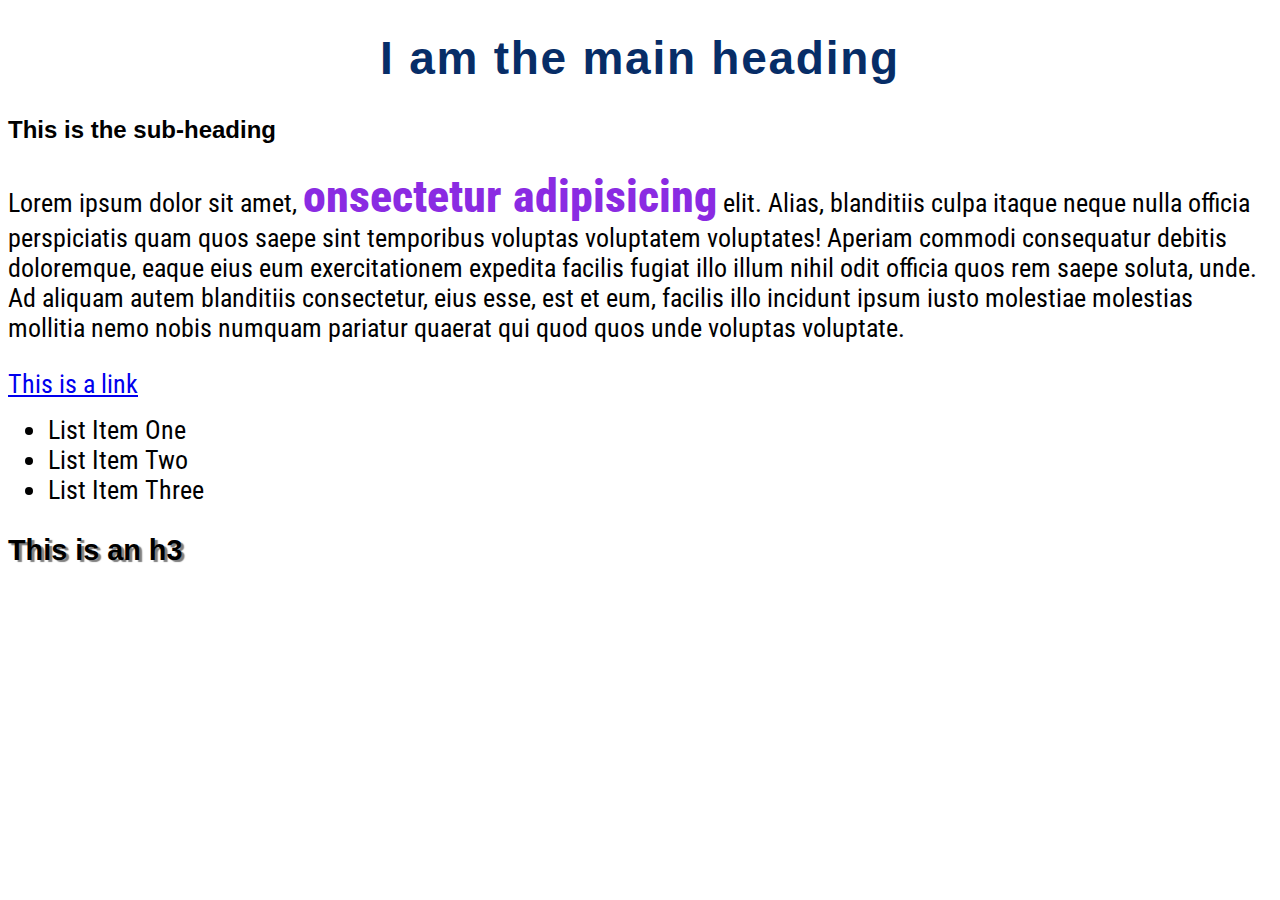
<file: lab-2/index.html>
<!doctype html>
<html lang="en">
  <head>
    <!--
    If in pairs add names here- Gurbachan singh parmar and Avneet kaur 
    -->
    <meta charset="utf-8">
    <meta name="viewport" content="width=device-width, initial-scale=1">
    <meta name="description" content="This is the HTML for Lab Two">
    <title>Lab Two</title>
    <meta name="robots" content="noindex, nofollow">
    <!-- Step one-adding google font -->
    <link rel="preconnect" href="https://fonts.googleapis.com">
    <link rel="preconnect" href="https://fonts.gstatic.com" crossorigin>
    <link href="https://fonts.googleapis.com/css2?family=Roboto+Condensed:ital,wght@0,100..900;1,100..900&family=Rubik:ital,wght@0,300..900;1,300..900&display=swap" rel="stylesheet">
    <link rel="stylesheet" href="./css/style.css">
  </head>
  <body>
    <!-- Step two & three -->
    <h1>I am the main heading</h1>
    <h2>This is the sub-heading</h2>
    <!-- Step four & five -->
    <p>Lorem ipsum dolor sit amet, <span>onsectetur adipisicing</span> elit. Alias, blanditiis culpa itaque neque nulla officia perspiciatis quam quos saepe sint temporibus voluptas voluptatem voluptates! Aperiam commodi consequatur debitis doloremque, eaque eius eum exercitationem expedita facilis fugiat illo illum nihil odit officia quos rem saepe soluta, unde. Ad aliquam autem blanditiis consectetur, eius esse, est et eum, facilis illo incidunt ipsum iusto molestiae molestias mollitia nemo nobis numquam pariatur quaerat qui quod quos unde voluptas voluptate.</p>
    <a href="#">This is a link</a>
    <ul>
      <li>List Item One</li>
      <li>List Item Two</li>
      <li>List Item Three</li>
    </ul>
    <!-- Step six -->
    <h3>This is an h3</h3>
  </body>
</html>
</file>
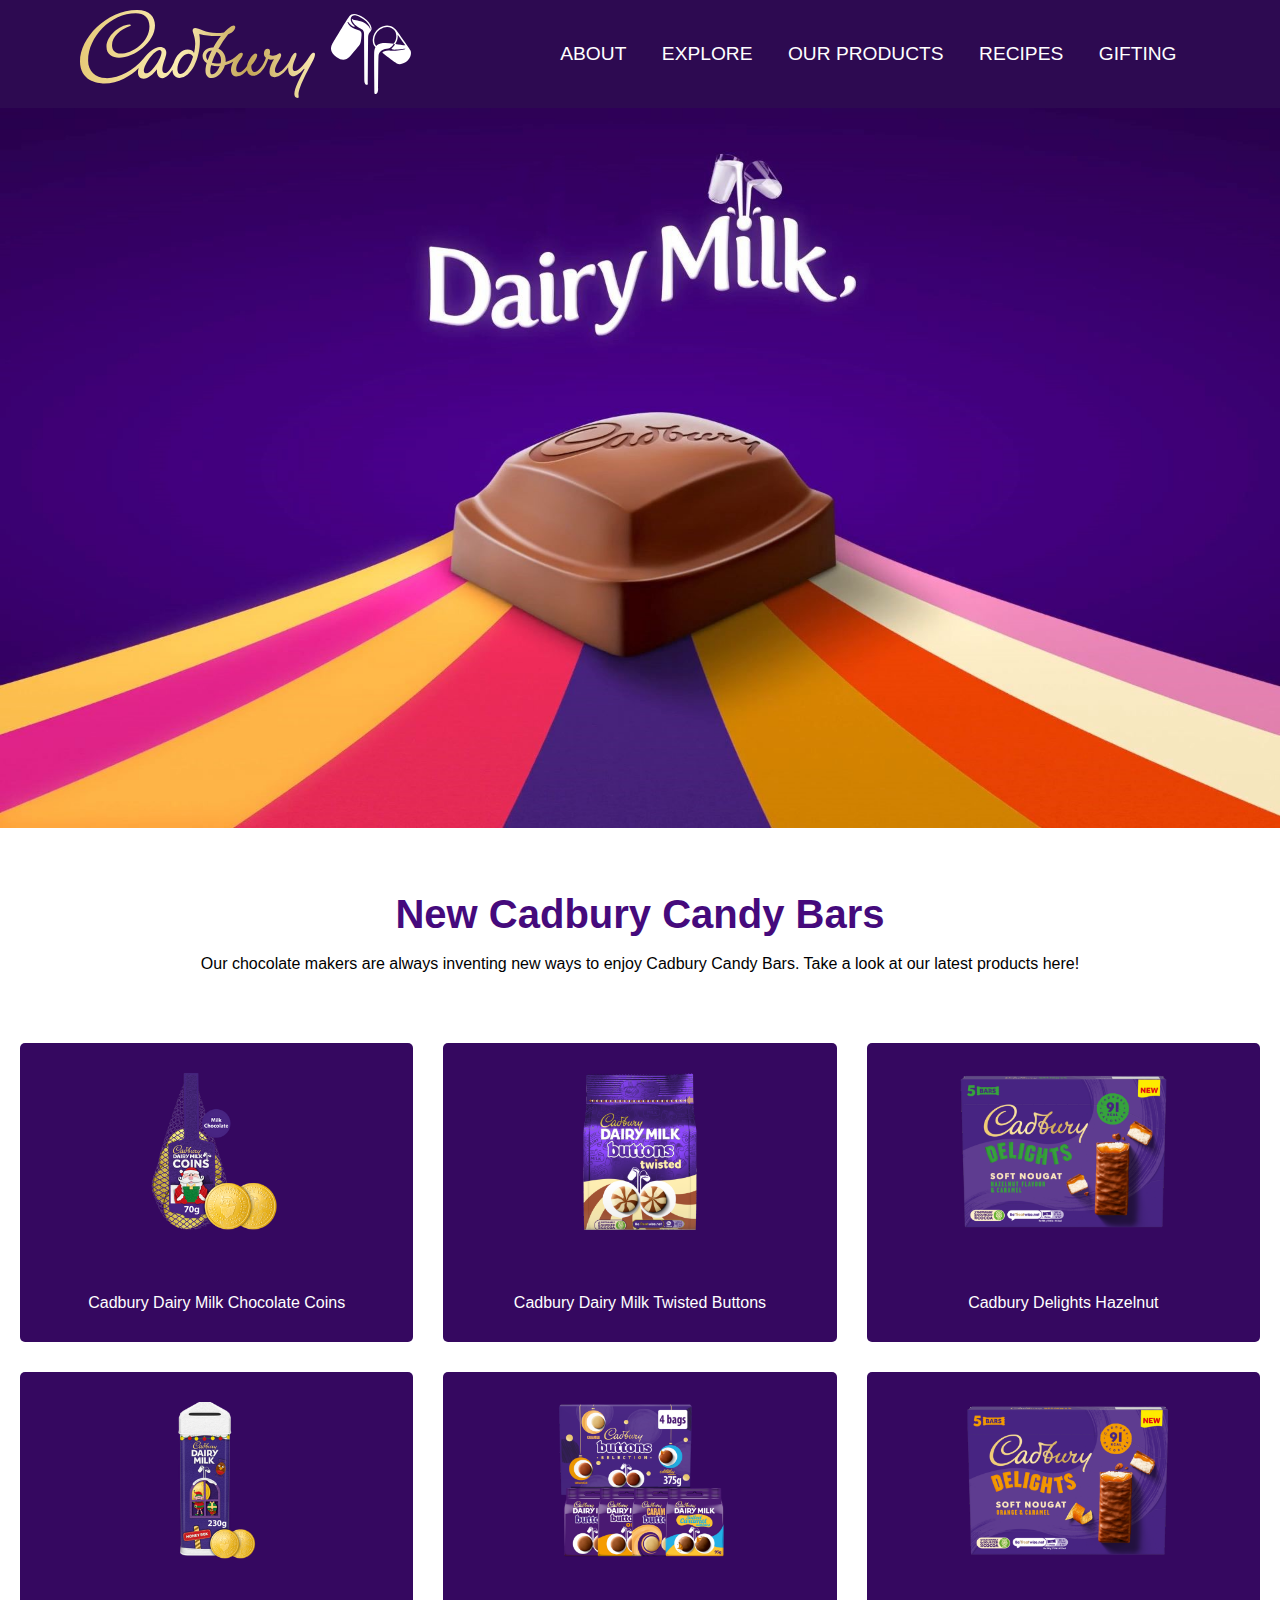
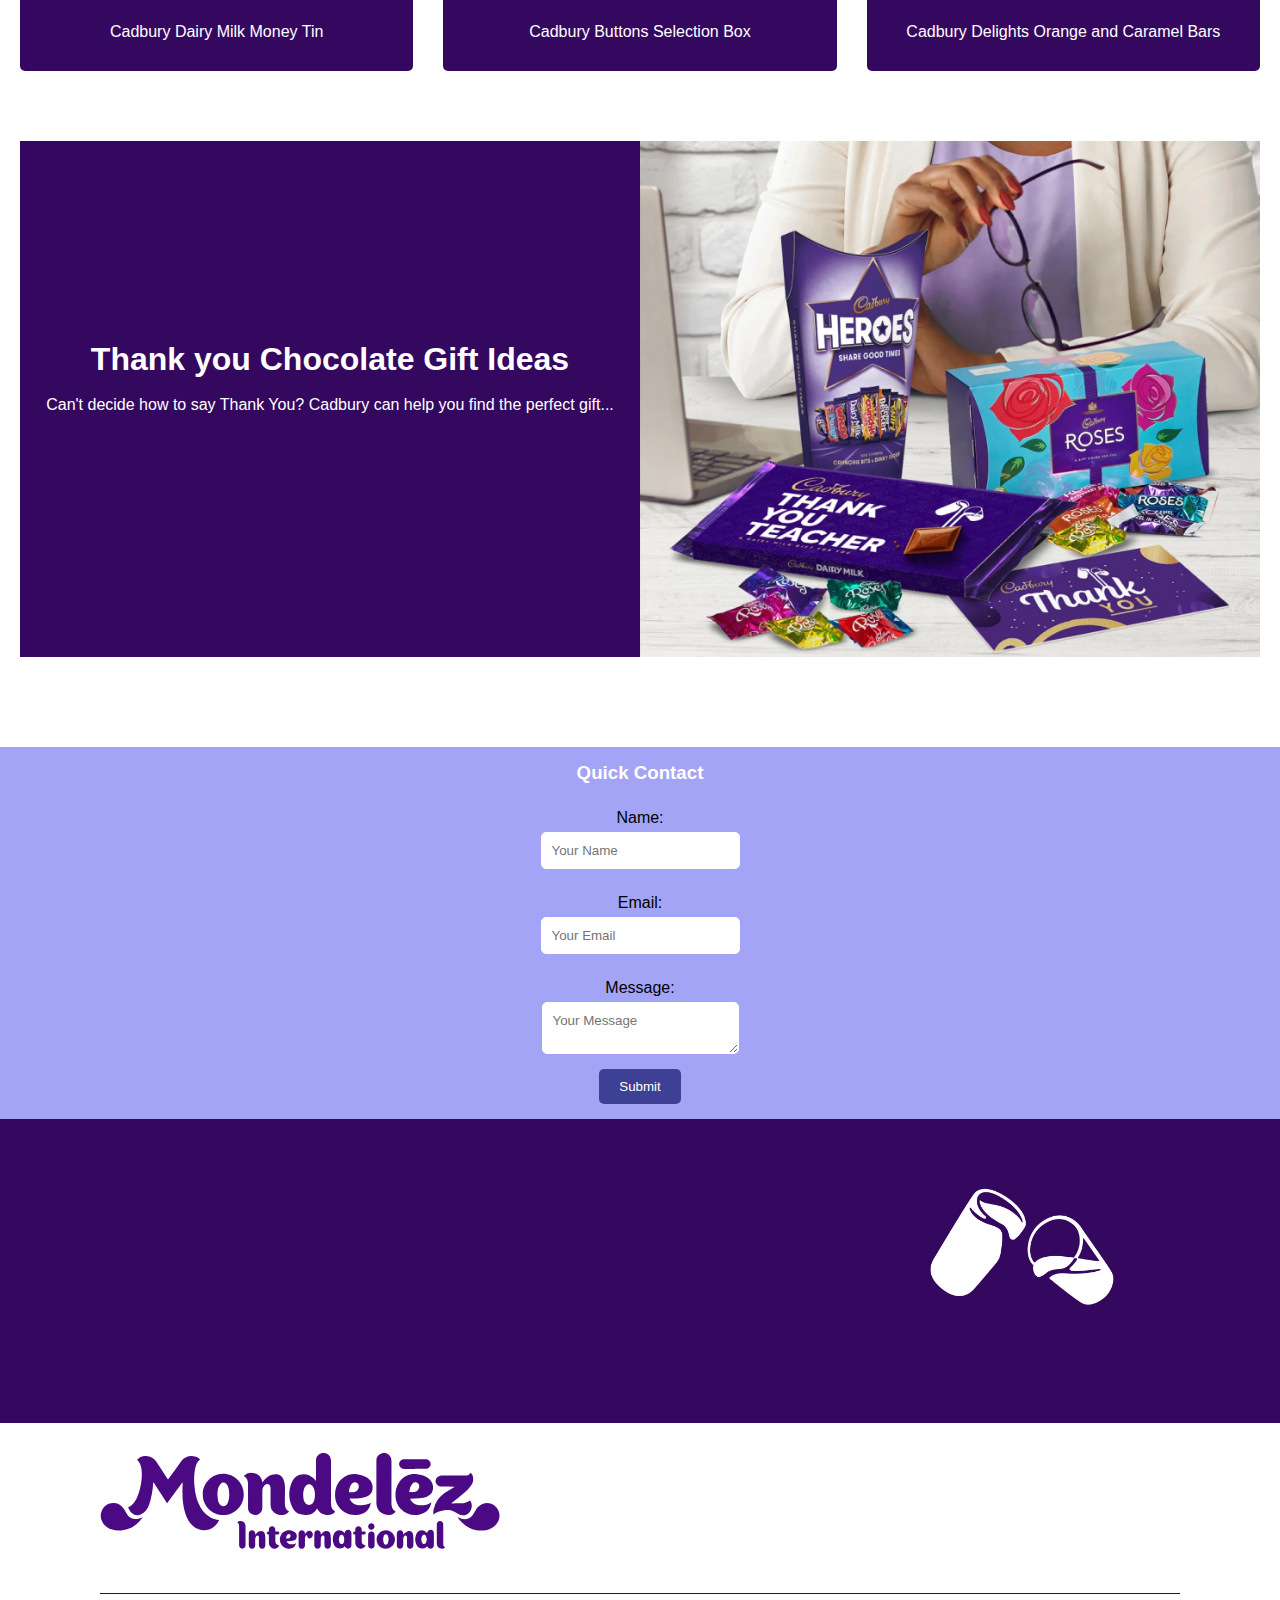
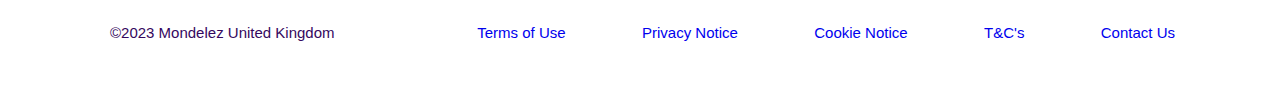
<file: Assignment2/Assignment2/index.html>
<!DOCTYPE html>
<html lang="en">
<head>
    <meta charset="UTF-8">
    <meta name="viewport" content="width=device-width, initial-scale=1.0">
    <title>Document</title>
    <!-- Link for Favicon -->
    <link rel="icon" type="image/x-icon" href="images/favicon.jpg">
    <!-- link for Stylesheet -->
    <link rel="stylesheet" href="styles.css">
    <!-- link for favicon -->
    <link rel="stylesheet" href="https://cdnjs.cloudflare.com/ajax/libs/font-awesome/6.4.2/css/all.min.css" integrity="sha512-z3gLpd7yknf1YoNbCzqRKc4qyor8gaKU1qmn+CShxbuBusANI9QpRohGBreCFkKxLhei6S9CQXFEbbKuqLg0DA==" crossorigin="anonymous" referrerpolicy="no-referrer" />
</head>
<body>
    <header>
    <!-- background container -->
    <div class="background-container">
        <!-- Container for header -->
        <div class="container">
            <!-- SVG file for logo -->
            <div class="logo">
                <svg width="331" height="88" viewBox="0 0 331 88" fill="none" xmlns="http://www.w3.org/2000/svg">
                    <path d="M233.987 42.7881C231.804 42.4227 230.795 44.7755 227.153 49.9185C223.82 54.6241 217.069 62.4853 214.165 60.8854C211.26 59.2855 213.247 53.0519 215.234 48.6923C216.456 46.01 217.205 43.1119 215.729 42.8213C214.195 42.4088 211.584 45.9408 209.882 50.2313C206.521 56.7001 200.516 62.931 197.363 62.931C195.589 62.931 194.973 62.1006 194.973 60.5698C194.973 54.5854 201.182 48.4791 201.182 45.2156C201.182 44.1499 200.735 43.2974 199.861 43.2974C198.267 43.2974 196.747 45.7111 192.953 45.7111C191.79 45.6912 190.639 45.4779 189.546 45.08C190.433 41.7335 190.375 38.6665 187.702 38.6665C185.492 38.6665 183.889 40.4879 183.889 43.7154C183.889 45.3762 184.718 46.7602 185.903 47.7677C183.494 55.2193 178.251 62.6597 173.987 61.94C172.197 61.6383 170.798 58.6184 171.567 55.0642C174.67 51.7426 178.519 45.9907 176.795 43.9922C174.308 41.0996 168.173 49.6168 167.015 55.9251C164.224 60.0079 160.673 63.0278 157.965 62.1725C156.628 61.7518 156.166 60.5892 156.219 59.0723C156.39 54.1591 158.968 51.225 160.839 48.5926C162.202 46.6716 163.837 43.7375 162.246 42.9209C160.972 42.2649 158.838 43.278 157.413 45.1354L157.269 45.3264C154.735 48.1304 150.338 50.6105 145.613 52.0886C145.687 51.4861 145.725 50.8798 145.729 50.2728C145.729 44.6094 142.827 40.5377 138.425 38.6471C141.296 33.5782 144.56 28.7432 148.188 24.187C153.381 22.4403 155.263 18.6786 155.263 17.1894C155.263 16.1846 154.793 15.4788 153.792 15.4788C151.549 15.4788 147.287 19.0772 143.982 22.457C141.562 22.8167 139.117 22.987 136.67 22.9663C125.484 22.9663 118.835 17.9838 115.116 17.9838C113.408 17.9838 112.642 19.2239 112.642 20.4031C112.642 22.7614 115.232 26.4152 115.232 33.7865C115.179 36.866 114.782 39.9298 114.049 42.9209C112.8 40.6871 110.559 39.6214 107.638 39.6214C101.498 39.6214 96.1337 45.7554 93.7572 52.6311C91.1181 58.062 88.1447 63.0168 84.9143 63.0168C83.1484 63.0168 82.325 61.7186 82.325 59.3602C82.325 53.9349 86.3264 46.8349 86.3264 42.7327C86.3264 39.1952 84.3229 36.9559 79.8517 36.9559C75.0019 36.9559 68.1265 42.3147 63.379 48.839C53.1129 60.9767 38.8454 68.5528 25.6583 68.1127C15.5332 67.8774 8.11892 60.9158 8.11892 50.6742C8.00562 26.8304 30.696 3.17769 55.7713 3.17769C63.8985 3.17769 69.3397 7.40722 69.4585 16.132C69.4585 32.1699 52.0738 43.5908 40.5448 43.5908C35.2474 43.5908 32.0225 40.2692 32.0225 35.2037C32.0225 26.5952 40.379 19.5339 50.0344 15.9964C51.0928 15.7611 51.3277 14.5819 49.327 14.5819C39.3234 15.0387 26.4874 26.1384 26.4874 36.7261C26.4874 44.388 32.4232 47.7096 39.0139 47.7096C54.0828 47.7096 74.9908 32.1755 74.9908 15.4317C74.9908 7.52902 70.1383 0 57.0646 0C26.3381 0 0 28.2532 0 51.2471C0 70.8226 17.0696 73.4162 24.3706 73.4162C38.0329 73.4162 51.1951 65.7793 58.6646 57.9153C58.2219 59.3328 57.9845 60.8065 57.9599 62.2915C57.9599 66.1834 59.9634 68.777 63.6111 68.777C67.9662 68.777 73.2637 64.4146 77.033 59.3436C76.4444 62.8811 77.7377 68.1874 82.3305 68.1874C86.2877 68.1874 89.8635 64.0133 92.4612 59.8474V59.8944C92.4612 64.0797 95.1085 67.9217 99.4664 67.9217C111.708 67.9217 119.891 47.6404 119.891 31.3672C119.919 28.9229 119.713 26.4814 119.277 24.0762C124.774 25.5737 130.635 26.119 135.606 26.119C137.541 26.119 139.309 26.036 140.89 25.8921C138.403 28.9369 135.736 33.064 133.34 37.5178C133.036 37.5011 132.732 37.4818 132.423 37.4818C126.949 37.4818 122.593 41.3127 122.593 46.0903C122.593 49.0992 124.252 51.4464 126.739 53.1156C125.94 55.8836 125.473 58.3748 125.473 60.4176C125.473 65.1232 127.769 68.0822 131.829 68.0822C137.516 68.0822 142.974 61.8044 144.944 55.222C147.91 54.3818 150.733 53.0977 153.317 51.4132C152.002 53.9598 151.106 56.6448 150.996 59.3962C150.896 62.2362 152.016 66.3827 156.089 66.5238C159.278 66.6346 163.241 64.9516 166.996 60.3539C167.549 63.5095 169.359 65.2063 171.777 65.6685C178.989 67.0525 185.041 58.6461 188.153 49.1241C189.038 49.4901 189.984 49.6864 190.941 49.7026C191.946 49.7022 192.947 49.5861 193.926 49.3566C191.532 53.0381 189.487 58.026 189.485 61.7905C189.485 66.0201 191.925 67.2269 194.79 67.1716C199.745 67.0775 204.363 62.6126 208.176 57.3257C208.165 57.525 208.16 57.7243 208.16 57.9236C208.143 61.3421 208.865 65.6741 212.385 66.1308C215.323 66.5045 218.741 64.506 223.511 59.1914C224.378 58.2253 224.79 58.5935 224.119 59.8834C220.435 66.9446 214.507 77.6485 214.369 83.8683C214.322 85.9415 215.143 87.3947 216.674 87.857C217.575 88.1338 218.409 88.0037 218.608 87.511C218.807 87.0183 218.537 86.1602 218.537 84.9478C218.537 79.5612 221.963 71.2433 232.768 50.9676C234.299 48.1193 236.211 43.1617 233.987 42.7881ZM66.3192 63.3462C64.9044 63.3462 63.846 62.5351 63.846 60.6501C63.846 54.5826 74.51 39.6353 79.6389 39.89C80.7084 39.9453 81.4517 40.939 81.5014 42.0075C81.7695 47.9892 71.567 63.3462 66.3192 63.3462ZM100.544 63.9717C98.3666 63.9717 97.4049 61.7407 97.4049 59.136C97.4049 52.4734 102.409 43.6351 108.235 43.6351C109.257 43.6108 110.262 43.9004 111.115 44.465C111.968 45.0296 112.628 45.8421 113.007 46.7934C110.249 55.7064 105.336 63.9717 100.544 63.9717ZM141.017 49.9213C141.004 51.0398 140.87 52.1535 140.616 53.2429C139.404 53.4223 138.18 53.5148 136.955 53.5197C135.232 53.5327 133.517 53.2759 131.873 52.7585C133.188 48.9991 134.796 45.3489 136.681 41.8414C139.315 43.4386 141.017 46.3339 141.017 49.9213ZM126.183 46.2066C126.183 43.2171 128.62 40.3937 131.807 40.474C130.236 43.6165 128.857 46.8518 127.678 50.1621C126.706 49.0757 126.173 47.6654 126.183 46.2066ZM132.365 64.3676C130.538 64.3676 130.245 62.5988 130.245 60.8882C130.297 58.9436 130.6 57.014 131.146 55.1473C133.432 55.8321 135.805 56.1772 138.19 56.1715C138.718 56.1715 139.24 56.1521 139.757 56.1189C138.143 60.4453 135.214 64.3676 132.365 64.3676Z" fill="url(#paint0_linear_14614_50762)"/>
                    <path d="M330.361 40.2377C329.512 38.6051 324.887 32.1754 321.172 27.0097C319.117 24.1508 317.341 21.6818 316.811 20.8667C314.495 17.2983 307.793 12.1584 299.017 18.2521C295.348 20.8009 293.001 25.0434 292.76 29.5773C292.584 32.7698 293.503 35.5018 295.283 37.0734L295.372 37.1533C294.468 38.8729 294.209 41.1093 294.147 43.7849C293.966 51.0368 294.448 77.5069 294.448 82.9452C294.442 83.0799 294.464 83.2144 294.513 83.3408C294.561 83.4672 294.635 83.5829 294.729 83.6811C294.824 83.7794 294.938 83.8582 295.065 83.9129C295.191 83.9677 295.328 83.9973 295.466 84C296.704 84 298.134 82.8137 298.134 78.4654C298.134 78.4654 298.279 51.2975 298.479 47.2758C298.564 45.5374 298.479 43.5171 299.775 42.1523C301.64 40.1685 304.212 38.9506 306.966 38.746C310.452 38.4665 312.495 35.7532 313.296 34.4189C313.395 34.242 313.554 34.1046 313.746 34.0307C313.939 33.9569 314.152 33.9512 314.348 34.0148C314.685 34.1299 315.023 34.3883 314.63 34.985C313.889 36.0494 313.026 37.0282 312.058 37.9027C310.531 39.1947 311.595 40.031 317.669 39.5024C323.744 38.9739 325.734 38.3772 325.297 39.1242C324.861 39.8713 316.087 41.2854 310.514 40.6888C306.095 40.2189 303.261 41.3606 302.329 42.8218C302.916 43.2587 303.294 43.5265 303.372 43.5806C308.114 47.3721 313.909 51.7485 316.762 53.447C317.713 53.9859 318.798 54.259 319.898 54.2363C322.345 54.2363 325.599 52.6365 327.676 50.5928C330.67 47.654 331.84 43.1013 330.361 40.2377ZM313.684 33.6883C308.949 33.0446 304.074 32.6406 300.585 33.4722C298.569 33.942 297.165 34.7783 296.192 35.9223C294.788 34.6702 294.041 32.3352 294.188 29.6642C294.415 25.5837 296.518 21.7828 299.816 19.4924C302.568 17.5825 305 16.8919 307.082 16.8919C310.35 16.8919 312.755 18.5997 314.164 19.9834C315.462 21.313 316.265 23.5235 316.323 25.9502C316.398 28.7504 315.464 31.4878 313.684 33.6883ZM315.339 33.9232C316.986 31.5692 317.831 28.7697 317.751 25.922C317.751 25.4827 317.706 25.0505 317.653 24.6276C318.345 25.5955 319.153 26.716 320.009 27.9164C321.667 30.221 323.628 32.9295 325.29 35.3045C322.752 35.1142 319.126 34.4729 315.339 33.9162V33.9232Z" fill="white"/>
                    <path d="M284.299 69.4219C284.299 73.692 285.664 74.8569 286.844 74.8569C286.978 74.8597 287.11 74.8342 287.234 74.7823C287.357 74.7303 287.468 74.6531 287.559 74.5554C287.651 74.4578 287.721 74.342 287.765 74.2155C287.809 74.089 287.826 73.9547 287.815 73.8212C287.815 68.4899 288.121 27.4228 288.121 27.4159C288.104 25.675 288.637 23.9734 289.644 22.5553C290.206 21.8687 290.71 21.1364 291.151 20.366C291.664 19.5633 291.657 18.7097 291.439 17.4686C290.847 14.1375 287.937 10.6518 283.782 7.81199C276.82 3.0552 271.843 3.07134 269.517 6.09105C266.756 9.66903 252.993 32.8348 252.404 33.8198C250.018 37.8084 250.197 42.6044 256.718 47.3474C262.221 51.3544 266.53 49.8965 269.326 47.0175C270.099 46.2216 276.297 38.8673 278.955 35.7137C279.839 34.6612 280.452 33.4073 280.74 32.0619C281.226 29.7989 281.364 27.7204 281.55 25.372C281.674 23.508 281.527 21.8771 279.939 20.8367C278.352 19.7962 276.258 19.4018 274.503 18.6751C271.785 17.554 268.866 15.7823 267.734 12.7603C267.687 12.6351 267.648 12.5073 267.616 12.3773C267.534 11.9898 267.98 11.7821 268.355 12.3519C268.956 13.2747 269.816 13.9967 270.656 14.6588C271.601 15.4155 272.591 16.2506 273.739 16.6404C273.919 16.711 274.113 16.7379 274.305 16.7189C274.62 16.6658 274.857 16.3798 274.671 16.066C274.355 15.5285 273.707 15.0948 273.29 14.6381C272.79 14.0996 272.337 13.5192 271.935 12.9033C271.118 11.6253 270.522 9.99199 270.785 8.39102C271.245 5.59738 273.789 5.02527 276.033 5.49588C278.619 6.04261 280.998 7.5121 283.165 8.99311C287.498 11.9552 289.863 15.6831 290.284 18.0546C290.41 18.7582 290.367 19.3326 290.166 19.734C290.054 18.1514 289.258 16.652 287.228 14.9495C282.355 10.8686 278.672 11.0278 274.533 10.0335C273.69 9.84894 272.902 9.46891 272.232 8.92391C272.087 8.79472 271.901 8.94467 271.917 9.1546C272.11 11.5814 274.026 14.6588 279.408 17.9392L279.433 17.9554C280.096 18.3598 280.815 18.7643 281.591 19.1688C282.972 19.8862 284.019 20.9612 284.03 23.365L284.299 69.4219Z" fill="white"/>
                    <defs>
                    <linearGradient id="paint0_linear_14614_50762" x1="-3.3769" y1="43.9949" x2="238.422" y2="43.9949" gradientUnits="userSpaceOnUse">
                    <stop offset="0.02" stop-color="#E7CB7A"/>
                    <stop offset="0.42" stop-color="#FBECB3"/>
                    <stop offset="0.71" stop-color="#C4A557"/>
                    <stop offset="1" stop-color="#FBECB3"/>
                    </linearGradient>
                    </defs>
                    </svg>
                </div>
            <!-- Navigation Bar  -->
            <div class="navigationBar" id="navigationBar">
                <ul>
                    <li><a href="https://www.cadbury.co.uk/">ABOUT</a></li>
                    <li><a href="https://www.cadbury.co.uk/">EXPLORE</a></li>
                    <li><a href="https://www.cadbury.co.uk/">OUR PRODUCTS</a></li>
                    <li><a href="https://www.cadbury.co.uk/">RECIPES</a></li>
                    <li><a href="https://www.cadbury.co.uk/">GIFTING</a></li>
                </ul>
            </div>
            <!-- Div for Hamburger icon -->
            <div class="burger-icon" id="burger-icon">&#9776;</div>
        </div>
    </div>
    </header>

    <!-- div for image -->
    <div>
        <img class="background" src="images/cad3.jpg">
    </div>
    <!-- div for content -->
    <div class="content-container">
        <!-- Main content -->
        <main>
           <!-- Div for new Creations -->
            <div class="newCreations">
                <p class="newCreation">New Cadbury Candy Bars</p>
                <br/>
                <p class="description1">Our chocolate makers are always inventing new ways to enjoy Cadbury Candy Bars. Take a look at our latest products here!</p>
            </div>
            <!-- DIv for Containers Box -->
            <div class="containers-box">
                <!-- Div for Container Box -->
                <div class="containers">
                    <!-- Div for chocolate Box -->
                    <div class="chocolateBox">
                        <!-- Div for chocolate Image  -->
                        <div class="chocoImage">
                            <img src="images/coins.png">
                        </div>
                        <!-- Div for Chocolate Box details -->
                        <div class="chocoBars">
                            <p>Cadbury Dairy Milk Chocolate Coins</p>
                        </div>
                    </div>

                    <!-- Div for chocolate Box -->
                    <div class="chocolateBox">
                        <!-- Div for chocolate Image  -->
                        <div class="chocoImage">
                            <img src="images/buttons.png">
                        </div>
                        <!-- Div for Chocolate Box details -->
                        <div class="chocoBars">
                            <p>Cadbury Dairy Milk Twisted Buttons</p>
                        </div>
                    </div>

                    <!-- Div for chocolate Box -->
                    <div class="chocolateBox">
                        <!-- Div for chocolate Image  -->
                        <div class="chocoImage">
                            <img src="images/hazelnut.png">
                        </div>
                        <!-- Div for Chocolate Box details -->
                        <div class="chocoBars">
                            <p>Cadbury Delights Hazelnut</p>
                        </div>
                    </div>

                    <!-- Div for chocolate Box -->
                    <div class="chocolateBox">
                        <!-- Div for chocolate Image -->
                        <div class="chocoImage">
                            <img src="images/moneyTin.png">
                        </div>
                        <!-- Div for Chocolate Box details -->
                        <div class="chocoBars">
                            <p>Cadbury Dairy Milk Money Tin</p>
                        </div>
                    </div>

                    <!-- Div for chocolate Box -->
                    <div class="chocolateBox">
                        <!-- Div for chocolate Image -->
                        <div class="chocoImage">
                            <img src="images/buttonsBox.png">
                        </div>
                        <!-- Div for Chocolate Box details -->
                        <div class="chocoBars">
                            <p>Cadbury Buttons Selection Box</p>
                        </div>
                    </div>

                    <!-- Div for chocolate Box -->
                    <div class="chocolateBox">
                        <!-- Div for chocolate Image -->
                        <div class="chocoImage">
                            <img src="images/orange.png">
                        </div>
                        <!-- Div for Chocolate Box details -->
                        <div class="chocoBars">
                            <p>Cadbury Delights Orange and Caramel Bars</p>
                        </div>
                    </div>
                </div>
            </div>
            <!-- Div for next content -->
            <div class="section2">
                <!-- Div for image  -->
                <div>
                    <img class="thankyou" src="images/thanks.webp">
                </div>
                <!-- Div for Thanks content -->
                <div class="thanks">
                    <h1>Thank you Chocolate Gift Ideas</h1>
                    <br>
                    <P>Can't decide how to say Thank You? Cadbury can help you find the perfect gift...</P>
                </div>
            </div>
        </main>
    </div>
    
    <!-- Page Footer -->
    <footer>
       
        <!-- Div for footer div -->
        <div class="footer">
            <div class="quick-contact-form">
                <h3>Quick Contact</h3>
                <form action="#" method="post">
                    <label for="name">Name:</label>
                    <input type="text" id="name" name="name" placeholder="Your Name">

                    <label for="email">Email:</label>
                    <input type="email" id="email" name="email" placeholder="Your Email">

                    <label for="message">Message:</label>
                    <textarea id="message" name="message" placeholder="Your Message"></textarea>

                    <button type="submit">Submit</button>
                </form>
            </div>
           
            <img class="glassImg" src="images/footer.webp" height="300px" width="300px">
        </div>
        <!-- Div for footer details -->
        <div class="footerDetails">
            <!-- Div for footer logo -->
            <div class="Mandalez">
                <svg width="400" height="100" viewBox="0 0 400 100" fill="none" xmlns="http://www.w3.org/2000/svg">
                    <path fill-rule="evenodd" clip-rule="evenodd" d="M224.589 0C224.911 0.1 225.233 0.207692 225.555 0.307692C229.026 1.33077 231.057 4.23077 231.049 8.22308C231.034 21.9538 230.988 35.6846 230.996 49.4077C230.996 50.9538 231.172 52.5154 231.509 54.0231C231.946 56.0769 233.356 57.4769 235.172 58.4538C233.915 61.0923 229.386 62.5846 225.394 61.6846C221.655 60.8385 218.743 58.8615 217.019 55.3769C214.819 59.6154 211.241 61.6385 206.689 61.9077C204.781 62.0231 202.789 61.7769 200.911 61.3385C196.651 60.3769 193.838 57.5 192.091 53.6385C188.528 45.7538 188.337 37.7231 191.655 29.7154C193.195 26 195.731 23.0615 199.693 21.8154C204.996 20.1615 209.624 21.5692 213.609 25.3308C214.375 26.0615 215.049 26.8846 215.961 27.8769V8.52308C215.961 3.80769 217.739 1.41538 222.214 0.107692C222.26 0.0923077 222.306 0.0384615 222.344 0H224.582L224.589 0ZM214.942 41.4692C214.904 40.8462 214.888 40.0154 214.789 39.1846C214.513 36.9385 213.976 34.7769 212.474 32.9923C210.559 30.7231 207.494 30.7 205.639 33.0077C204.988 33.8154 204.467 34.7846 204.099 35.7538C203.011 38.6231 203.049 41.6077 203.348 44.6C203.532 46.4769 203.953 48.2846 205.088 49.8538C206.337 51.5846 208.015 52.2769 210.114 51.8385C212.153 51.4 213.225 49.9231 213.946 48.1154C214.758 46.0462 214.896 43.8692 214.957 41.4692H214.942Z" fill="#4B0983"/>
                    <path fill-rule="evenodd" clip-rule="evenodd" d="M285.141 0C285.862 0.269231 286.605 0.461538 287.279 0.815385C290.115 2.30769 291.471 4.72308 291.471 7.9C291.471 21.8231 291.44 35.7538 291.448 49.6846C291.448 50.8 291.563 51.9231 291.709 53.0385C292.038 55.5385 293.417 57.3077 295.701 58.5308C295.394 58.8692 295.134 59.2 294.835 59.4769C291.808 62.2769 288.299 62.5308 284.559 61.3692C279.287 59.7231 276.421 55.7154 276.406 49.8308C276.368 35.6461 276.383 21.4615 276.398 7.26923C276.398 3.99231 278.889 1 282.191 0.2C282.383 0.153846 282.551 0.0692308 282.735 0L285.141 0Z" fill="#4B0983"/>
                    <path fill-rule="evenodd" clip-rule="evenodd" d="M0.766602 61.3077C1.06545 60.2077 1.28001 59.0692 1.68614 58.0077C3.73212 52.6692 8.72062 49.4384 14.3681 49.9538C18.4141 50.323 21.4792 52.5384 23.7704 55.8077C24.8202 57.3077 25.6402 58.9692 26.5444 60.5692C28.3988 63.8538 31.1421 65.8153 34.9352 66.0692C37.7474 66.2538 40.3911 65.5923 42.7743 64.0307C42.7973 64.0769 42.8509 64.1461 42.8356 64.1615C38.9812 69.2384 34.575 73.6461 28.4141 75.8461C22.7743 77.8615 17.0578 78.3615 11.3413 76.3C6.4371 74.5307 2.83557 71.3077 1.2417 66.1538C1.05013 65.5307 0.919858 64.8846 0.766602 64.2461L0.766602 61.3077Z" fill="#4B0983"/>
                    <path fill-rule="evenodd" clip-rule="evenodd" d="M99.9992 6.4616C96.8115 8.88467 95.7464 12.4078 95.0337 16.0539C93.9379 21.7154 93.9609 27.4231 94.482 33.1462C95.0184 39.0462 96.1908 44.7924 98.4513 50.2847C100.804 55.9924 104.375 60.7001 109.731 63.9078C112.605 65.6308 115.716 66.6077 119.164 66.9001C118.98 67.3001 118.85 67.6385 118.681 67.9539C112.957 79.077 100.068 79.4231 92.7042 72.7001C89.2559 69.5539 87.118 65.6001 85.6084 61.2616C83.8307 56.177 83.0261 50.9078 82.6506 45.5616C82.3058 40.5616 82.3288 35.5693 82.6506 30.5616C82.6736 30.2001 82.6506 29.8231 82.4897 29.3693C77.3786 36.2924 72.2598 43.2231 67.0874 50.2231C62.5203 43.1924 58.0069 36.2385 53.4858 29.2847C53.4245 29.2924 53.3556 29.3001 53.2866 29.3154C53.21 30.2231 53.1257 31.1385 53.0491 32.0539C52.4897 38.7001 51.2943 45.2078 49.2023 51.5385C47.8 55.7924 45.3019 59.2231 41.1793 61.2001C37.0797 63.1616 33.0414 62.1308 30.3747 58.4385C29.4782 57.2001 28.8345 55.7924 28.0605 54.4385C32.9188 52.2154 35.4092 48.1924 37.3556 43.7539C39.7234 38.3693 40.9035 32.6693 41.5471 26.8462C41.9916 22.8231 42.0222 18.8154 41.2253 14.8231C40.6199 11.8385 39.5548 9.08467 37.0797 6.8616C37.7004 6.27698 38.2291 5.64621 38.8805 5.1616C41.4475 3.2539 44.4054 2.92314 47.4705 3.20006C51.256 3.53852 54.0912 5.58467 56.1832 8.58467C59.0184 12.6616 61.6621 16.877 64.3824 21.0385C65.4169 22.6231 66.436 24.2154 67.4628 25.8154C67.6161 26.0462 67.7847 26.2693 67.9992 26.5693C68.2291 26.2924 68.413 26.0847 68.574 25.8616C72.39 20.577 76.2061 15.2924 80.0222 10.0001C81.5625 7.8616 83.1947 5.79237 85.5855 4.57698C89.9073 2.36929 94.1908 2.64621 98.3747 5.02314C98.7425 5.23083 99.0644 5.53852 99.3862 5.82314C99.6008 6.00775 99.7694 6.23852 99.9763 6.4616H99.9992Z" fill="#4B0983"/>
                    <path fill-rule="evenodd" clip-rule="evenodd" d="M143.732 23.1231C146.721 19.6154 150.445 19.0385 154.514 20.1308C159.135 21.3693 161.847 24.3847 162.376 29.4616C162.66 29.0693 162.851 28.8077 163.043 28.5462C165.326 25.3616 168.116 22.8539 171.947 21.7154C173.679 21.2 175.449 21.077 177.219 21.3308C180.652 21.8385 182.683 24 183.786 27.1693C184.706 29.8077 185.012 32.5385 184.997 35.3154C184.974 40.177 184.844 45.0385 184.859 49.8923C184.859 51.3462 185.035 52.8308 185.395 54.2385C185.901 56.2 187.265 57.5539 189.135 58.5077C187.556 60.4 185.625 61.6539 183.234 61.9C180.031 62.2385 177.004 61.6077 174.376 59.6308C171.732 57.6462 170.537 54.9231 170.545 51.6385C170.545 46.2308 170.583 40.8231 170.56 35.4077C170.56 34.7 170.445 33.9693 170.208 33.3C169.342 30.9077 166.698 30.2616 164.867 32.0231C163.265 33.5462 162.384 35.5 162.361 37.7154C162.299 43.4077 162.345 49.1077 162.338 54.8C162.338 57.677 161.089 59.8847 158.506 61.1308C155.863 62.4 153.211 62.277 150.782 60.5231C149.081 59.3 148.177 57.5154 148.077 55.4462C147.97 53.1231 148.054 50.7847 148.047 48.4539C148.039 42.6693 147.985 36.8847 148.024 31.1077C148.039 27.6616 147.004 24.8385 143.732 23.1154V23.1231Z" fill="#4B0983"/>
                    <path fill-rule="evenodd" clip-rule="evenodd" d="M143.755 41.3924C143.801 52.6694 134.659 61.954 123.479 61.9924C111.939 62.0232 102.751 52.9001 102.759 41.4001C102.759 30.2078 111.809 21.0617 122.736 20.8309C134.061 20.5924 143.77 29.7078 143.755 41.3924ZM117.441 41.5694C117.54 42.9463 117.579 44.3309 117.763 45.6924C118.046 47.8078 118.529 49.8847 119.924 51.5924C121.74 53.8309 125.004 53.8694 126.774 51.5924C127.418 50.7694 127.931 49.7924 128.245 48.8001C129.494 44.8617 129.51 40.8309 128.851 36.7847C128.514 34.7001 127.87 32.7078 126.437 31.0694C124.652 29.0386 121.97 29.0155 120.284 31.1386C119.586 32.0155 119.027 33.0617 118.613 34.1155C117.671 36.5001 117.479 39.0232 117.448 41.5694H117.441Z" fill="#4B0983"/>
                    <path fill-rule="evenodd" clip-rule="evenodd" d="M370.613 19.6845C372.429 21.2153 373.02 23.2153 373.188 25.3768C373.418 28.3691 372.261 30.9384 370.56 33.3076C368.491 36.1768 365.847 38.4691 363.142 40.6999C359.303 43.846 355.449 46.9614 351.594 50.1076C351.556 50.1384 351.541 50.1999 351.495 50.2999C351.602 50.3384 351.701 50.3999 351.801 50.3999C355.004 50.3691 358.215 50.4153 361.426 50.2922C364.483 50.1768 367.341 49.323 369.908 47.4076C370.782 48.3691 371.28 49.4999 371.564 50.7384C372.575 55.1153 370.146 60.0768 366.2 61.6768C363.625 62.7307 361.127 62.323 358.728 61.1384C357.058 60.3153 355.472 59.3076 353.793 58.523C349.64 56.5768 345.341 56.823 341.027 57.923C338.345 58.6076 335.816 59.6307 333.518 61.3922C333.119 59.4691 333.341 57.6614 333.778 55.8768C335.41 49.2691 338.981 43.946 344.552 40.0768C347.472 38.0537 350.552 36.2845 353.564 34.3922C353.87 34.1999 354.2 34.0307 354.759 33.7076C354.246 33.6768 353.985 33.646 353.717 33.646C349.939 33.6384 346.154 33.6384 342.368 33.5999C341.518 33.5999 340.644 33.5691 339.809 33.3768C337.15 32.7691 335.472 30.5537 335.556 27.8691C335.64 25.3922 337.709 23.0768 340.261 22.6537C340.797 22.5614 341.341 22.523 341.878 22.523C349.533 22.5153 357.188 22.523 364.843 22.5076C365.41 22.5076 365.993 22.4768 366.56 22.4153C368.345 22.2153 369.74 21.3768 370.598 19.6845H370.613Z" fill="#4B0983"/>
                    <path fill-rule="evenodd" clip-rule="evenodd" d="M270.851 49.6614C269.993 54.5537 267.525 58.3691 262.858 60.3845C254.284 64.0768 243.793 61.4691 238.307 53.3383C235.533 49.2306 234.698 44.6076 235.127 39.7614C235.709 33.2306 238.429 27.8383 243.97 24.1383C247.847 21.5383 252.169 20.7306 256.766 21.2153C260.552 21.6153 264.13 22.6306 267.311 24.7845C271.556 27.6614 273.41 32.1768 272.414 37.0537C271.632 40.8922 268.989 42.8691 265.525 44.0153C262.843 44.9076 260.054 45.2691 257.249 45.3768C254.766 45.4691 252.268 45.3922 249.602 45.3922C250.176 47.223 251.073 48.4845 252.238 49.5614C254.161 51.3307 256.491 52.146 259.042 52.2922C261.862 52.446 264.659 52.246 267.349 51.2999C268.544 50.8768 269.663 50.223 270.858 49.6537L270.851 49.6614ZM248.812 39.1306C249.096 39.1768 249.234 39.223 249.364 39.223C250.629 39.2076 251.893 39.2691 253.142 39.1537C253.977 39.0768 254.843 38.8537 255.602 38.5076C257.74 37.5306 259.004 35.2383 258.835 32.8922C258.713 31.3076 257.594 29.8845 256.046 29.4153C254.169 28.846 252.744 29.6691 251.602 31.0537C249.686 33.3691 249.249 36.1999 248.82 39.1306H248.812Z" fill="#4B0983"/>
                    <path fill-rule="evenodd" clip-rule="evenodd" d="M310.093 45.7153C311.066 48.323 312.805 50.1538 315.28 51.2922C316.866 52.023 318.552 52.4076 320.284 52.3153C322.391 52.1999 324.506 51.9845 326.583 51.6461C328.253 51.3845 329.801 50.6538 331.303 49.3691C331.165 50.0999 331.096 50.623 330.966 51.123C329.388 56.8768 325.617 60.3076 319.855 61.4922C312.568 62.9922 306.154 61.2538 300.843 55.9461C297.633 52.7384 295.962 48.7384 295.556 44.2538C295.058 38.7615 296.062 33.5615 299.334 29.023C303.725 22.9538 309.794 20.523 317.158 21.2153C320.775 21.5538 324.185 22.5461 327.28 24.4922C332.07 27.4999 334.131 32.6999 332.614 37.8691C331.748 40.823 329.64 42.5615 326.92 43.6538C324.614 44.5845 322.192 45.0384 319.732 45.2076C316.568 45.4307 313.395 45.5384 310.085 45.7076L310.093 45.7153ZM309.242 39.0999C310.981 39.0999 312.644 39.2538 314.261 39.0615C316.866 38.7538 318.721 36.823 319.181 34.2384C319.533 32.2922 318.752 30.5538 317.15 29.6999C315.518 28.8384 313.863 29.1307 312.407 30.6307C310.123 32.9768 309.694 36.0153 309.242 39.0922V39.0999Z" fill="#4B0983"/>
                    <path fill-rule="evenodd" clip-rule="evenodd" d="M357.302 64.0769C361.271 66.2308 365.256 66.9615 369.44 64.9308C370.972 64.1923 372.183 63.0462 373.08 61.6C373.922 60.2308 374.704 58.8308 375.486 57.4231C377.225 54.3077 379.639 51.9231 382.995 50.6385C389.064 48.3231 395.968 51.4846 398.49 57.6769C400.666 63.0077 399.325 68.6846 394.965 72.6846C391.509 75.8538 387.371 77.3231 382.758 77.5154C373.532 77.9077 366.068 74.2462 360.053 67.3769C359.103 66.2923 358.221 65.1769 357.309 64.0692L357.302 64.0769Z" fill="#4B0983"/>
                    <path fill-rule="evenodd" clip-rule="evenodd" d="M314.904 15.8769C311.265 15.8769 307.617 15.8769 303.985 15.8769C301.334 15.8692 299.111 13.6923 299.111 11.1C299.111 8.50767 301.311 6.25382 303.931 6.24613C311.242 6.23074 318.552 6.23074 325.862 6.24613C328.483 6.24613 330.728 8.53843 330.698 11.1C330.667 13.7154 328.483 15.8692 325.824 15.8692H314.904V15.8769Z" fill="#4B0983"/>
                    <path fill-rule="evenodd" clip-rule="evenodd" d="M327.234 93.3383C325.425 95.4845 323.134 95.8691 320.582 95.3229C318.605 94.8999 317.272 93.6383 316.467 91.8537C314.874 88.3383 314.736 84.7229 316.238 81.1537C318.115 76.7075 323.211 75.9229 326.437 79.5229C326.605 79.7152 326.797 79.8922 327.042 80.1383C327.134 79.7614 327.195 79.4383 327.287 79.1383C327.778 77.5691 329.356 76.5229 330.92 76.7229C332.513 76.9229 333.824 78.2922 333.847 79.9383C333.893 84.0999 333.931 88.2691 333.854 92.4306C333.824 94.0999 332.59 95.3537 331.111 95.6306C329.709 95.8922 328.314 95.1537 327.479 93.7229C327.41 93.6075 327.326 93.4922 327.226 93.3383H327.234ZM326.843 86.4614C326.567 85.3922 326.383 84.2922 326 83.2614C325.693 82.4229 325.035 81.8152 324.046 81.8152C323.035 81.8152 322.398 82.4383 322.023 83.2999C321.126 85.3691 321.157 87.4845 321.954 89.5768C322.307 90.5075 323.019 91.0614 324.054 91.0614C325.065 91.0537 325.778 90.5075 326.084 89.6075C326.421 88.6152 326.582 87.5691 326.843 86.4537V86.4614Z" fill="#4B0983"/>
                    <path fill-rule="evenodd" clip-rule="evenodd" d="M244.812 93.331C242.153 96.6925 235.709 96.3925 233.808 91.4386C232.49 87.9925 232.337 84.5156 233.816 81.1156C235.732 76.7156 240.736 75.9617 243.985 79.5002C244.176 79.7002 244.368 79.9002 244.59 80.1386C244.743 79.6002 244.82 79.1309 245.011 78.7002C245.663 77.2771 247.264 76.4463 248.682 76.7463C250.268 77.0848 251.418 78.4156 251.441 80.0463C251.471 82.554 251.456 85.0463 251.456 87.554C251.456 89.0463 251.456 90.5463 251.448 92.0386C251.441 93.8233 250.483 95.1156 248.874 95.5617C247.441 95.954 245.946 95.2463 245.065 93.7386C244.996 93.6156 244.92 93.4925 244.812 93.3156V93.331ZM238.797 86.4386C239.042 87.531 239.188 88.5848 239.517 89.5771C239.831 90.5233 240.567 91.0771 241.609 91.0694C242.613 91.0694 243.31 90.5156 243.655 89.6309C244.483 87.5156 244.513 85.3771 243.571 83.2771C243.203 82.454 242.598 81.8463 241.625 81.8309C240.605 81.8233 239.923 82.4463 239.602 83.3079C239.226 84.3079 239.065 85.3925 238.805 86.4463L238.797 86.4386Z" fill="#4B0983"/>
                    <path fill-rule="evenodd" clip-rule="evenodd" d="M220.774 81.6539C221.387 80.977 221.847 80.4077 222.375 79.8924C223.625 78.6924 225.103 78.0308 226.866 78.0693C228.552 78.1154 229.778 78.877 230.222 80.5077C230.598 81.877 230.805 83.3231 230.858 84.7385C230.958 87.2385 230.889 89.7385 230.881 92.2462C230.881 94.2 229.487 95.6847 227.693 95.6924C225.831 95.7 224.452 94.2231 224.452 92.2154V84.4462C224.452 83.3616 224.069 82.7077 223.349 82.5231C222.559 82.3231 221.808 82.6693 221.356 83.6462C221.05 84.3 220.82 85.0462 220.805 85.7693C220.728 87.977 220.805 90.2 220.766 92.4154C220.743 94.2847 219.28 95.7231 217.487 95.6924C215.716 95.6616 214.352 94.2385 214.337 92.3924C214.329 91.4385 214.299 90.4924 214.299 89.5462C214.299 86.4924 214.314 83.4462 214.337 80.4C214.345 78.5924 215.701 77.2231 217.471 77.2C219.326 77.1693 220.72 78.5 220.774 80.3231C220.789 80.7154 220.774 81.1077 220.774 81.6462V81.6539Z" fill="#4B0983"/>
                    <path fill-rule="evenodd" clip-rule="evenodd" d="M155.226 81.6616C155.854 80.9693 156.314 80.3847 156.843 79.8847C158.023 78.7539 159.417 78.0847 161.088 78.077C163.088 78.0616 164.368 78.9462 164.843 80.9231C165.134 82.1385 165.287 83.4154 165.318 84.6693C165.394 87.2 165.341 89.7308 165.341 92.2616C165.341 94.2231 163.961 95.6924 162.145 95.7001C160.322 95.7001 158.912 94.2462 158.904 92.2924C158.904 89.7924 158.927 87.2924 158.935 84.7847C158.935 84.4462 159.004 84.0308 158.85 83.7693C158.575 83.3077 158.214 82.7077 157.77 82.5924C157.333 82.4693 156.513 82.7001 156.283 83.0616C155.785 83.8154 155.333 84.7385 155.272 85.6231C155.134 87.8 155.226 89.9924 155.226 92.1847C155.226 94.2077 153.854 95.7 152.015 95.7077C150.153 95.7154 148.789 94.2462 148.789 92.2154C148.789 88.3308 148.789 84.4462 148.789 80.5616C148.789 78.6231 150.107 77.2308 151.946 77.2154C153.862 77.2 155.211 78.5693 155.218 80.5385V81.6693L155.226 81.6616Z" fill="#4B0983"/>
                    <path fill-rule="evenodd" clip-rule="evenodd" d="M303.441 81.5307C303.709 81.1999 303.924 80.8076 304.254 80.5538C305.219 79.8153 306.139 78.9076 307.234 78.4538C310.315 77.1999 312.675 78.6538 313.142 81.9384C313.273 82.8691 313.342 83.823 313.349 84.7691C313.38 87.3845 313.403 90.0076 313.365 92.623C313.334 94.123 312.185 95.3999 310.767 95.6538C309.319 95.9076 307.824 95.1384 307.25 93.7768C307.089 93.3999 307.02 92.9538 307.02 92.5307C306.997 89.9153 307.02 87.2922 306.997 84.6768C306.997 84.2845 306.958 83.8615 306.821 83.4922C306.43 82.3999 305.234 82.1153 304.407 82.9384C303.61 83.723 303.257 84.7153 303.242 85.8153C303.227 88.0538 303.257 90.2999 303.227 92.5461C303.219 94.1076 302.016 95.4615 300.545 95.6615C298.966 95.8845 297.472 94.9691 296.989 93.4538C296.89 93.1307 296.867 92.7768 296.859 92.4384C296.859 88.4076 296.851 84.3768 296.859 80.3538C296.867 78.5615 298.238 77.2153 300.039 77.2153C301.855 77.2153 303.219 78.5384 303.242 80.3153C303.242 80.7076 303.242 81.0999 303.242 81.4922C303.311 81.5076 303.372 81.523 303.449 81.5384L303.441 81.5307Z" fill="#4B0983"/>
                    <path fill-rule="evenodd" clip-rule="evenodd" d="M294.974 86.5308C294.912 91.7154 290.82 95.7231 285.648 95.6616C280.636 95.6 276.537 91.4077 276.613 86.3846C276.682 81.2923 280.874 77.1462 285.878 77.2231C290.981 77.3077 295.035 81.4539 294.981 86.5308H294.974ZM288.636 86.6C288.483 85.0923 288.368 83.6308 287.587 82.3308C286.652 80.7462 285.081 80.7385 284.115 82.2923C283.977 82.5154 283.855 82.7462 283.778 82.9923C282.989 85.3539 282.966 87.7385 283.778 90.0923C284.1 91.0231 284.721 91.7616 285.839 91.7693C286.951 91.7693 287.61 91.0693 287.901 90.1231C288.253 88.9846 288.399 87.7846 288.644 86.6077L288.636 86.6Z" fill="#4B0983"/>
                    <path fill-rule="evenodd" clip-rule="evenodd" d="M186.56 88.277C187.365 91.4539 192.024 92.3462 195.97 90.1847C195.564 92.4154 194.445 94.0462 192.407 94.9539C187.319 97.2154 181.411 94.2539 180.154 88.8231C179.012 83.9077 181.625 78.9847 186.184 77.7001C189.15 76.8693 192.001 77.3847 194.545 79.1231C196.445 80.4231 197.089 82.3154 196.667 84.5539C196.368 86.1231 195.311 87.1616 193.84 87.5001C191.985 87.9154 190.062 88.0539 188.169 88.2847C187.663 88.3462 187.15 88.2924 186.552 88.2924L186.56 88.277ZM186.131 85.4231C186.966 85.4231 187.686 85.4924 188.384 85.4077C189.525 85.2616 190.391 84.3462 190.56 83.277C190.713 82.3001 190.376 81.5539 189.602 81.177C188.836 80.7924 188.047 80.9847 187.388 81.7616C186.529 82.7693 186.284 83.9924 186.123 85.4231H186.131Z" fill="#4B0983"/>
                    <path fill-rule="evenodd" clip-rule="evenodd" d="M345.05 94.2461C343.839 95.6999 342.345 95.9384 340.72 95.5615C338.199 94.9846 336.835 93.223 336.82 90.4999C336.805 84.0922 336.805 77.6769 336.82 71.2692C336.82 69.4615 338.284 68.0153 340.023 68.0153C341.824 68.0153 343.249 69.4692 343.249 71.3461C343.257 77.6999 343.265 84.0461 343.249 90.4076C343.249 91.9692 343.448 93.3999 345.042 94.2461H345.05Z" fill="#4B0983"/>
                    <path fill-rule="evenodd" clip-rule="evenodd" d="M137.349 69.5C138.813 67.6692 141.633 67.5461 143.679 69.1076C145.158 70.2307 145.541 71.823 145.549 73.5384C145.564 79.8153 145.572 86.0923 145.549 92.3615C145.549 94.323 144.093 95.7384 142.246 95.7076C140.438 95.6769 139.12 94.2538 139.112 92.3153V73.323C139.112 71.8 138.897 70.3692 137.342 69.5076L137.349 69.5Z" fill="#4B0983"/>
                    <path fill-rule="evenodd" clip-rule="evenodd" d="M179.379 92.2998C177.693 95.8383 174.092 96.7921 170.958 94.1614C169.586 93.0152 168.904 91.5152 168.912 89.6998C168.912 87.2229 168.896 84.7537 168.873 82.2767C168.873 82.0152 168.843 81.7614 168.835 81.5229C167.088 81.2691 166.782 81.0306 166.789 79.9844C166.797 78.9844 167.134 78.7383 168.873 78.4844C168.873 77.8229 168.866 77.1383 168.873 76.4537C168.896 74.6229 170.306 73.1691 172.046 73.1537C173.824 73.1383 175.303 74.6152 175.349 76.4383C175.364 77.0921 175.349 77.7537 175.349 78.5767C176.146 78.5767 176.912 78.5767 177.663 78.5767C178.805 78.5767 179.287 78.9998 179.303 79.9767C179.31 80.9998 178.828 81.4229 177.624 81.4306H175.341V82.5614C175.341 84.4921 175.41 86.4229 175.326 88.346C175.211 90.8229 177.05 91.9844 178.774 92.2152C178.942 92.246 179.111 92.2537 179.372 92.2767L179.379 92.2998Z" fill="#4B0983"/>
                    <path fill-rule="evenodd" clip-rule="evenodd" d="M255.204 81.5385C253.433 81.2538 253.119 81 253.165 79.9308C253.204 78.9692 253.564 78.7077 255.25 78.5154C255.25 77.8538 255.25 77.1692 255.25 76.4923C255.265 74.6538 256.652 73.1923 258.399 73.1615C260.169 73.1308 261.656 74.5923 261.717 76.4231C261.74 77.1077 261.717 77.7923 261.717 78.5846C262.629 78.5846 263.449 78.5692 264.269 78.5846C265.181 78.6077 265.648 79.0846 265.671 79.9615C265.694 80.9 265.234 81.4 264.269 81.4308C263.472 81.4615 262.667 81.4385 261.755 81.4385C261.74 81.7769 261.717 82.0846 261.717 82.3846C261.717 84.3692 261.786 86.3615 261.702 88.3385C261.579 90.8461 263.418 91.9846 265.127 92.2308C265.319 92.2615 265.502 92.2846 265.702 92.3154C264.843 94.7923 262.039 96.1923 259.564 95.4308C256.958 94.6308 255.288 92.3615 255.28 89.6308C255.273 87.1846 255.257 84.7385 255.242 82.2923C255.242 82.0385 255.219 81.7846 255.204 81.5385Z" fill="#4B0983"/>
                    <path fill-rule="evenodd" clip-rule="evenodd" d="M205.065 80.9691C205.655 80.2538 206.138 79.5999 206.682 79.0307C207.839 77.8307 209.525 77.4999 210.935 78.1615C212.199 78.7461 212.973 80.2461 212.851 81.8307C212.705 83.5922 211.778 84.9153 210.383 85.3307C208.751 85.823 207.709 85.2153 207.326 83.5691C207.287 83.3999 207.295 83.1999 207.211 83.0691C207.034 82.7999 206.835 82.4076 206.59 82.3614C206.329 82.3153 205.831 82.5307 205.739 82.7538C205.41 83.5922 205.034 84.4691 204.996 85.3538C204.896 87.7307 204.965 90.1307 204.958 92.5153C204.95 93.9922 203.962 95.2845 202.59 95.6538C201.249 96.0153 199.739 95.4461 199.042 94.1922C198.751 93.6691 198.598 93.0076 198.598 92.3922C198.559 88.5153 198.636 84.623 198.552 80.7461C198.506 78.5768 200.276 77.2768 201.709 77.2384C203.433 77.1922 205.226 78.8922 204.958 80.6153C204.958 80.6922 204.996 80.7691 205.05 80.9845L205.065 80.9691Z" fill="#4B0983"/>
                    <path fill-rule="evenodd" clip-rule="evenodd" d="M268.146 86.9463C268.146 85.254 268.146 83.5617 268.146 81.854C268.146 80.0771 269.494 78.6617 271.241 78.6079C273.011 78.5463 274.529 79.8387 274.559 81.6233C274.621 85.3617 274.613 89.1079 274.559 92.8387C274.544 94.3771 272.95 95.6848 271.31 95.654C269.563 95.6233 268.222 94.3079 268.146 92.554C268.146 92.4925 268.146 92.4387 268.146 92.3848V86.9387V86.9463Z" fill="#4B0983"/>
                    <path fill-rule="evenodd" clip-rule="evenodd" d="M274.506 73.577C274.506 75.3924 273.165 76.7155 271.349 76.7078C269.572 76.7001 268.185 75.3078 268.185 73.5385C268.185 71.7847 269.595 70.3385 271.334 70.3231C273.119 70.3078 274.514 71.7308 274.506 73.577Z" fill="#4B0983"/>
                </svg>
            </div>

            <!-- Div for brands -->
            <div class="brand">
                <ul class="brands">
                    <li class="icons"><i class="fa-brands fa-facebook"></i></li>
                    <li class="icons"><i class="fa-brands fa-instagram"></i></i></li>
                    <li class="icons"><i class="fa-brands fa-twitter"></i></li>
                </ul>
            </div>

            <!-- Div for Horizontal line -->
            <div id="line">
                <hr/>
            </div>

            <!-- Div for footer Linkss -->
            <div class="footerLinks">
            <ul class="footerList">
                <li class="copyright">&copy;2023 Mondelez United Kingdom</li>
                <li class="afooter"><a href="https://www.cadbury.co.uk/">Terms of Use</a></li>
                <li class="afooter"><a href="https://www.cadbury.co.uk/">Privacy Notice</a></li>
                <li class="afooter"><a href="https://www.cadbury.co.uk/">Cookie Notice</a></li>
                <li class="afooter"><a href="https://www.cadbury.co.uk/">T&amp;C's</a></li>
                <li class="afooter"><a href="https://www.cadbury.co.uk/">Contact Us</a></li>
            </ul>
        </div>
        </div>
    </footer>

    <!-- JavaScript -->
    <script src="script.js"></script>
</body>
</html>
</file>
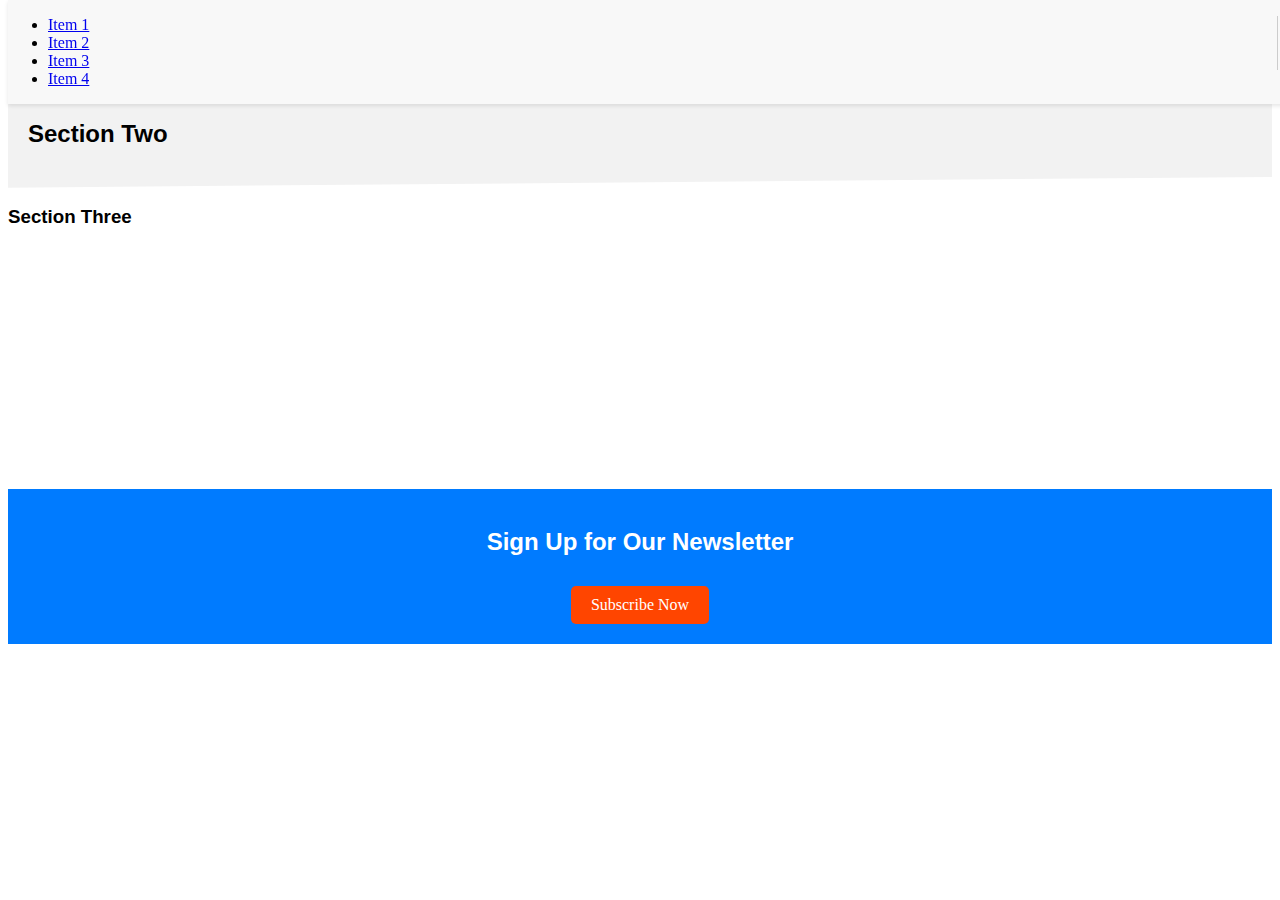
<file: Lab 5/Lab 5/index.html>
<!doctype html>
<html lang="en">
  <head>
    <meta charset="utf-8">
    <meta name="viewport" content="width=device-width, initial-scale=1">
    <meta name="description" content="This HTML document is our semester review">
    <title>Semester Review</title>
    <meta name="robots" content="noindex, nofollow">
    <link rel="stylesheet" href="./css/style.css"> <!-- Linking the external CSS -->
  </head>
  <body>
    <header>
      <nav>
        <menu>
          <li><a href="#">Item 1</a></li>
          <li><a href="#">Item 2</a></li>
          <li><a href="#">Item 3</a></li>
          <li><a href="#">Item 4</a></li>
        </menu>
      </nav>
    </header>
    <section>
      <h1>Section One</h1>
    </section>
    <section>
      <h2>Section Two</h2>
    </section>
    <section>
      <h3>Section Three</h3>
    </section>
    <section class="section-four">
      <h3>Section Four</h3>
      <p>Lorem ipsum dolor sit amet, consectetur adipisicing elit. Aliquid asperiores atque earum iste pariatur praesentium quae quasi quia recusandae unde. A accusamus asperiores corporis non perspiciatis? Accusantium aliquid architecto atque, consectetur consequatur debitis deleniti enim esse illo illum laboriosam laborum libero minima nemo possimus qui quisquam quo reiciendis rerum similique tempore ullam voluptas, voluptate voluptatibus.</p>
      <p>Lorem ipsum dolor sit amet, consectetur adipisicing elit. Aliquid animi, architecto asperiores distinctio est iure maiores maxime nobis, optio porro quidem repudiandae saepe unde voluptatibus.</p>
    </section>
    <!-- Add your call to action here (Exercise Seven) -->
    <div class="cta">
      <h2>Sign Up for Our Newsletter</h2>
      <a href="#" class="btn">Subscribe Now</a>
    </div>
  </body>
</html>
</file>
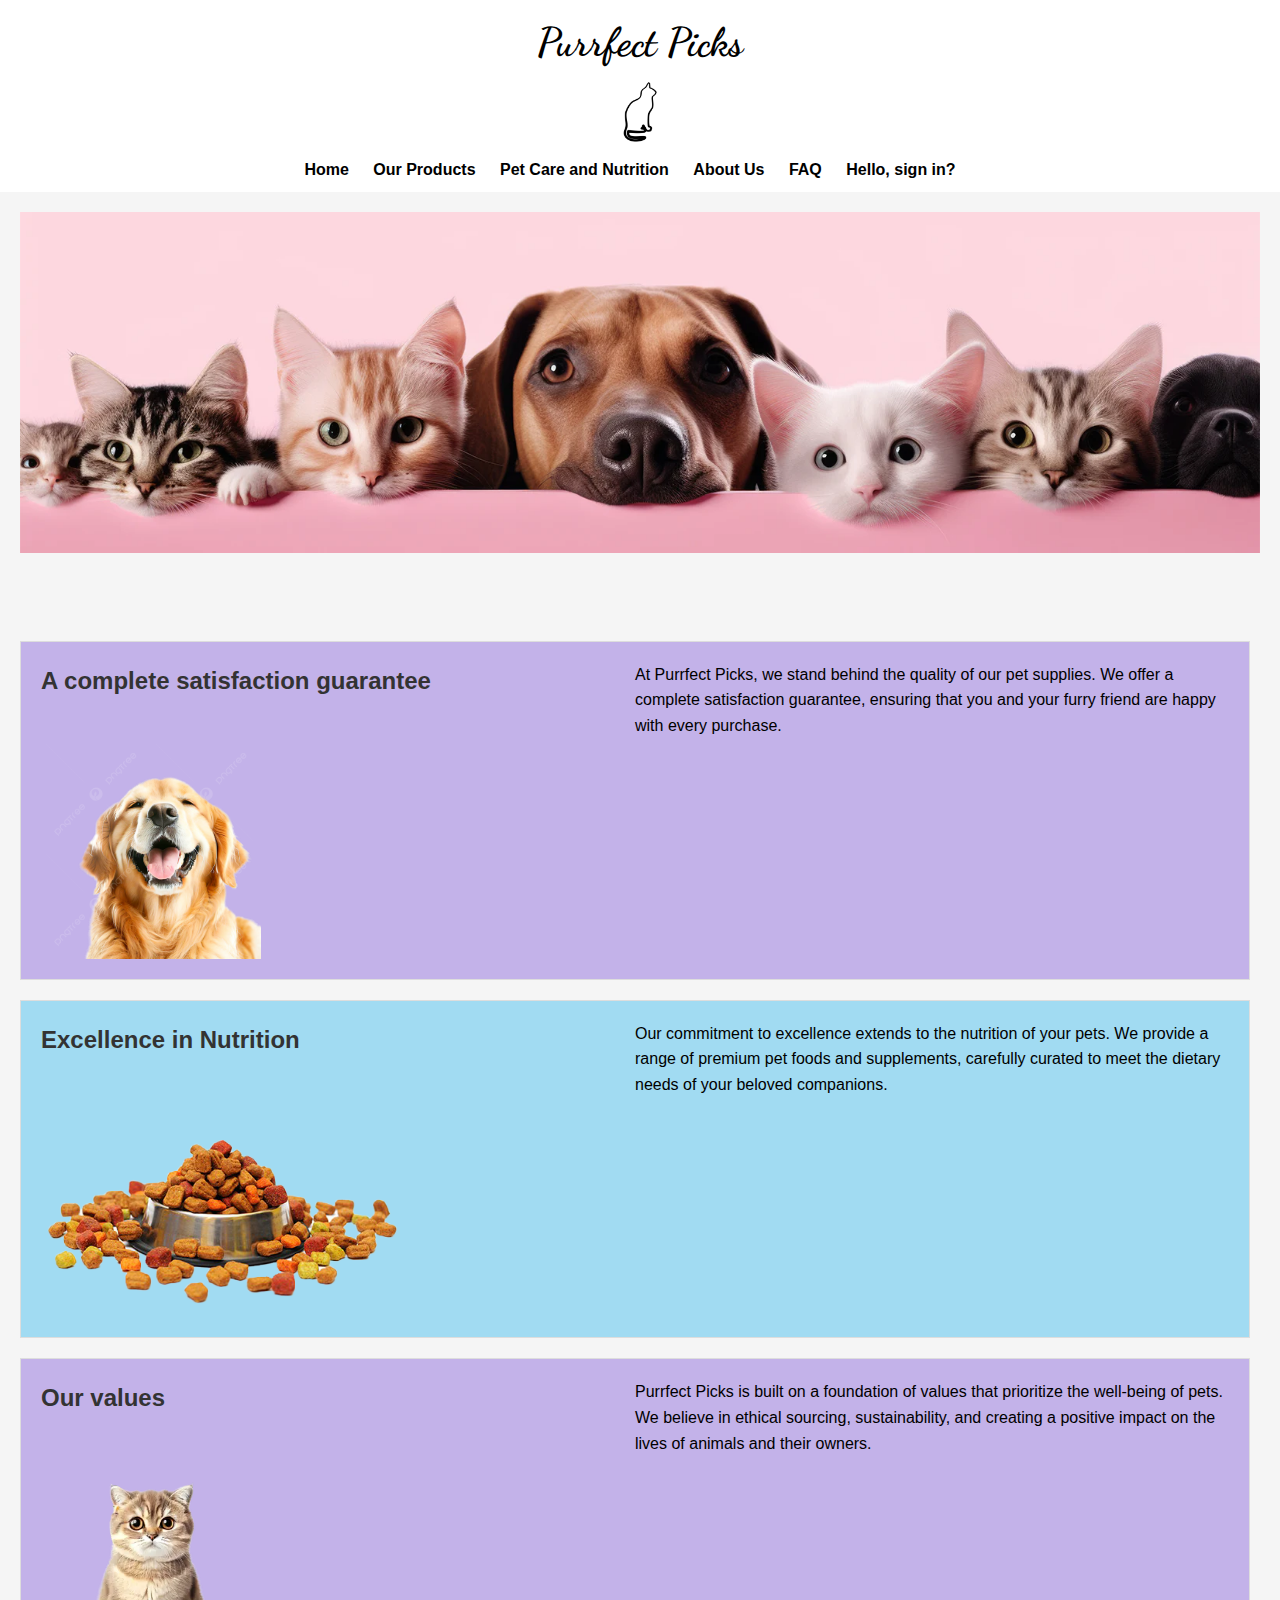
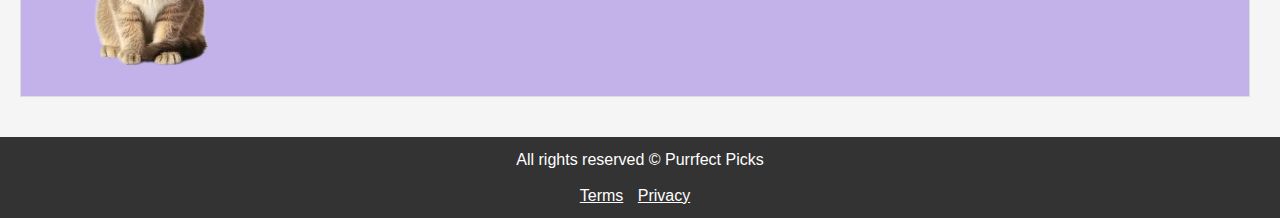
<file: project CSS/PurfectPicks-main/index.html>
<!DOCTYPE html>
<html lang="en">
<head>
    <meta charset="UTF-8">
    <meta name="viewport" content="width=device-width, initial-scale=1.0">
    <link rel="stylesheet" href="styles.css">
    <link rel="stylesheet" href="https://cdnjs.cloudflare.com/ajax/libs/font-awesome/6.4.2/css/all.min.css" integrity="sha512-z3gLpd7yknf1YoNbCzqRKc4qyor8gaKU1qmn+CShxbuBusANI9QpRohGBreCFkKxLhei6S9CQXFEbbKuqLg0DA==" crossorigin="anonymous" referrerpolicy="no-referrer" />
    <link rel="preconnect" href="https://fonts.googleapis.com">
<link rel="preconnect" href="https://fonts.gstatic.com" crossorigin>
<link href="https://fonts.googleapis.com/css2?family=Dancing+Script:wght@500&family=Great+Vibes&family=Lato:wght@300&family=Lora:ital,wght@1,500&family=Martel&family=Noto+Sans:wght@300&family=Noto+Serif+Georgian&family=Nunito:wght@600&family=Poppins:wght@300;800&family=Roboto&family=Rubik&family=Tilt+Neon&display=swap" rel="stylesheet">
    <title>Purrfect Picks: Pet Supplies</title>
</head>
<body>
    <header>
        <p class="heading">Purrfect Picks</p>
        <img src="images/catPNG.png" height="75px">
        <nav>
            <ul class="navigation">
                <li><a href="index.html">Home</a></li>
                <li><a href="products.html">Our Products</a></li>
                <li><a href="petCare.html">Pet Care and Nutrition</a></li>
                <li><a href="about.html">About Us</a></li>
                <li><a href="#">FAQ</a></li>
                <li><a href="index.php">Hello, sign in?</a></li>
            </ul>
        </nav>
    </header>

    <main>
        <div class="hero-section">
            <img src="images/bg3.webp">
        </div>
            
        <div class="main-section">
            <div class="div1" id="div1">
                <h2>A complete satisfaction guarantee</h2>
                <p> At Purrfect Picks, we stand behind the quality of our pet supplies. 
                    We offer a complete satisfaction guarantee, ensuring that you and your furry friend are happy with every purchase.</p>
                <img src="images/dog.png" height="220px" style="margin-right: 0px;">
            </div>
            <div class="div1" id="div2">
                <h2>Excellence in Nutrition</h2>
                <p> Our commitment to excellence extends to the nutrition of your pets. We provide a range of premium pet foods and supplements,
                    carefully curated to meet the dietary needs of your beloved companions.</p>
                <img src="images/petF.png" height="220px" style="margin-right: 0px;">
            </div>
            <div class="div1" id="div3">
                <h2>Our values</h2>
                <p> Purrfect Picks is built on a foundation of values that prioritize the well-being of pets. We believe in ethical sourcing,
                    sustainability, and creating a positive impact on the lives of animals and their owners.</p>
                <img src="images/cact.png" height="220px" style="margin-right: 0px;">
            </div>
        </div>
    </main>

    <footer>
        <P class="copyright">
            All rights reserved &copy; Purrfect Picks
        </P>
        <uL>
            <li><a href="#">Terms</a></li>
            <li><a href="#">Privacy</a></li>
        </uL>
    </footer>
</body>
</html>
</file>
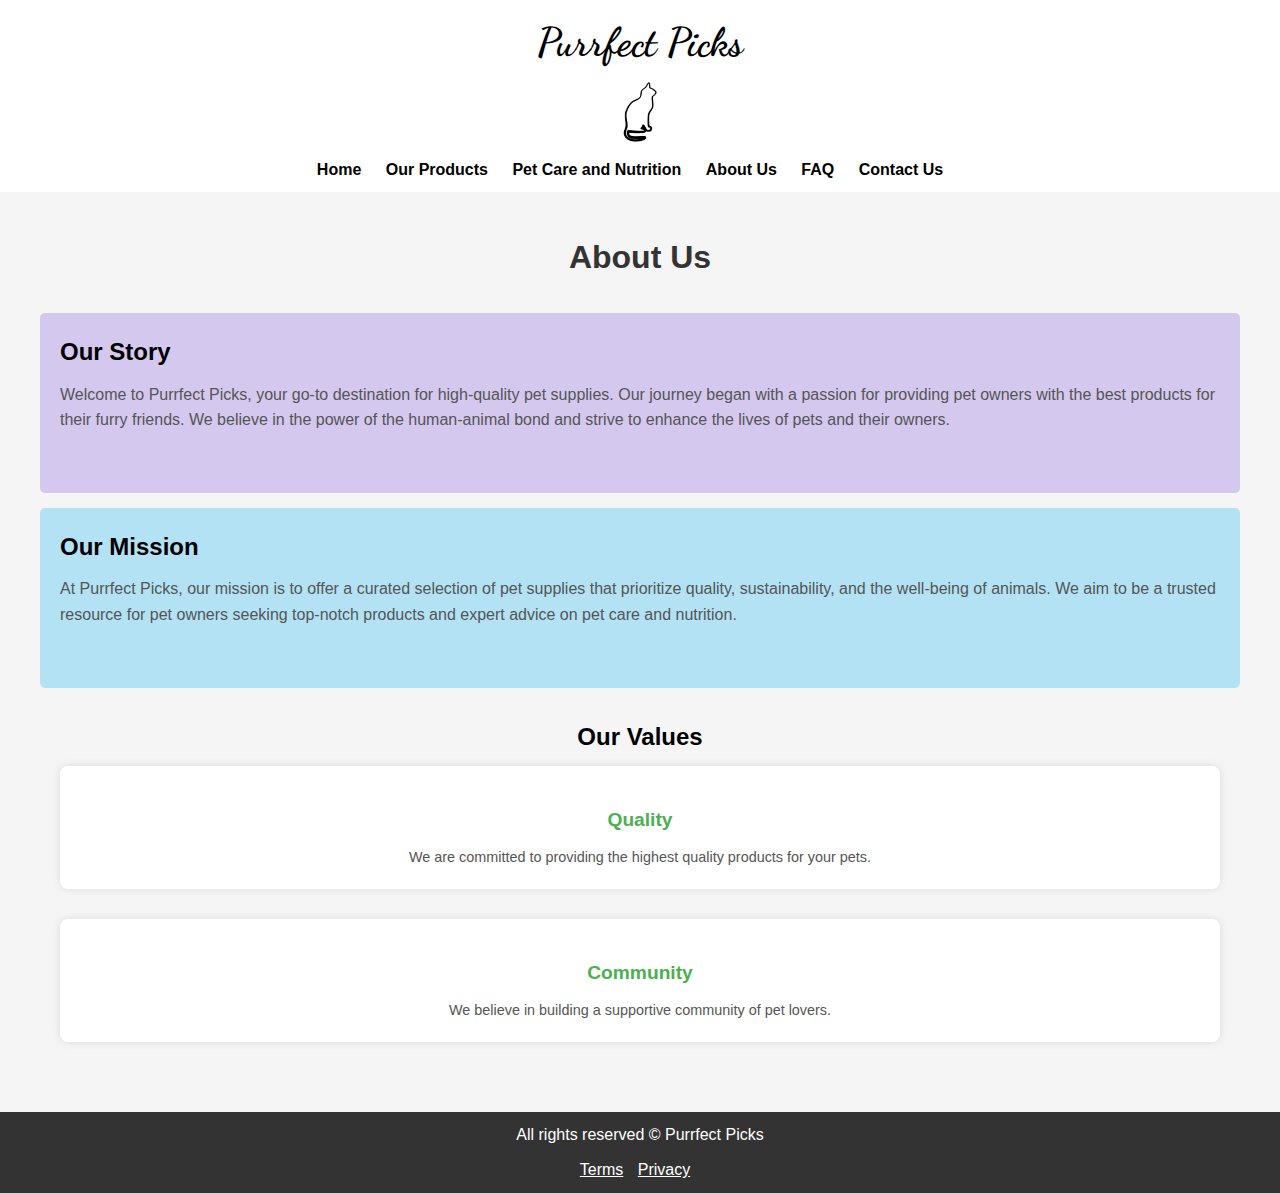
<file: project CSS/PurfectPicks-main/about.html>
<!DOCTYPE html>
<html lang="en">
<head>
    <meta charset="UTF-8">
    <meta name="viewport" content="width=device-width, initial-scale=1.0">
    <link rel="stylesheet" href="aboutStyles.css">
    <link rel="stylesheet" href="https://cdnjs.cloudflare.com/ajax/libs/font-awesome/6.4.2/css/all.min.css" integrity="sha512-z3gLpd7yknf1YoNbCzqRKc4qyor8gaKU1qmn+CShxbuBusANI9QpRohGBreCFkKxLhei6S9CQXFEbbKuqLg0DA==" crossorigin="anonymous" referrerpolicy="no-referrer" />
    <link rel="preconnect" href="https://fonts.googleapis.com">
<link rel="preconnect" href="https://fonts.gstatic.com" crossorigin>
<link href="https://fonts.googleapis.com/css2?family=Dancing+Script:wght@500&family=Great+Vibes&family=Lato:wght@300&family=Lora:ital,wght@1,500&family=Martel&family=Noto+Sans:wght@300&family=Noto+Serif+Georgian&family=Nunito:wght@600&family=Poppins:wght@300;800&family=Roboto&family=Rubik&family=Tilt+Neon&display=swap" rel="stylesheet">
<link rel="icon" type="image/x-icon" href="/images/favicon.png">
    <title>Purrfect Picks: Pet Supplies</title>
</head>
<body>
    <header>
        <p class="heading">Purrfect Picks</p>
        <img src="images/catPNG.png" height="75px">
        <nav>
            <ul class="navigation">
                <li><a href="index.html">Home</a></li>
                <li><a href="products.html">Our Products</a></li>
                <li><a href="petCare.html">Pet Care and Nutrition</a></li>
                <li><a href="about.html">About Us</a></li>
                <li><a href="#">FAQ</a></li>
                <li><a href="#">Contact Us</a></li>
            </ul>
        </nav>
    </header>

    <main>
        <div class="container">
            <section class="content">
                <h1>About Us</h1>

                <div class="story">
                    <article>
                        <h2>Our Story</h2>
                        <p>
                            Welcome to Purrfect Picks, your go-to destination for high-quality pet supplies.
                            Our journey began with a passion for providing pet owners with the best products for their furry friends.
                            We believe in the power of the human-animal bond and strive to enhance the lives of pets and their owners.
                        </p>
                    </article>
                </div>
               

                <div class="mission">
                    <article>
                        <h2>Our Mission</h2>
                        <p>
                            At Purrfect Picks, our mission is to offer a curated selection of pet supplies that prioritize
                            quality, sustainability, and the well-being of animals. We aim to be a trusted resource for pet owners
                            seeking top-notch products and expert advice on pet care and nutrition.
                        </p>
                    </article>    
                </div>
                
                <section class="values-section">
                    <h2 style="text-align: center; padding: 10px; margin-top: 20px;">Our Values</h2>
                    <div class="value">
                        <h3>Quality</h3>
                        <p>We are committed to providing the highest quality products for your pets.</p>
                    </div>

                    <div class="value">
                        <h3>Community</h3>
                        <p>We believe in building a supportive community of pet lovers.</p>
                    </div>

                </section>

            </section>
        </div>
    </main>

    <footer>
        <P class="copyright">
            All rights reserved &copy; Purrfect Picks
        </P>
        <uL>
            <li><a href="#">Terms</a></li>
            <li><a href="#">Privacy</a></li>
        </uL>
    </footer>
    
</body>
</html>
</file>
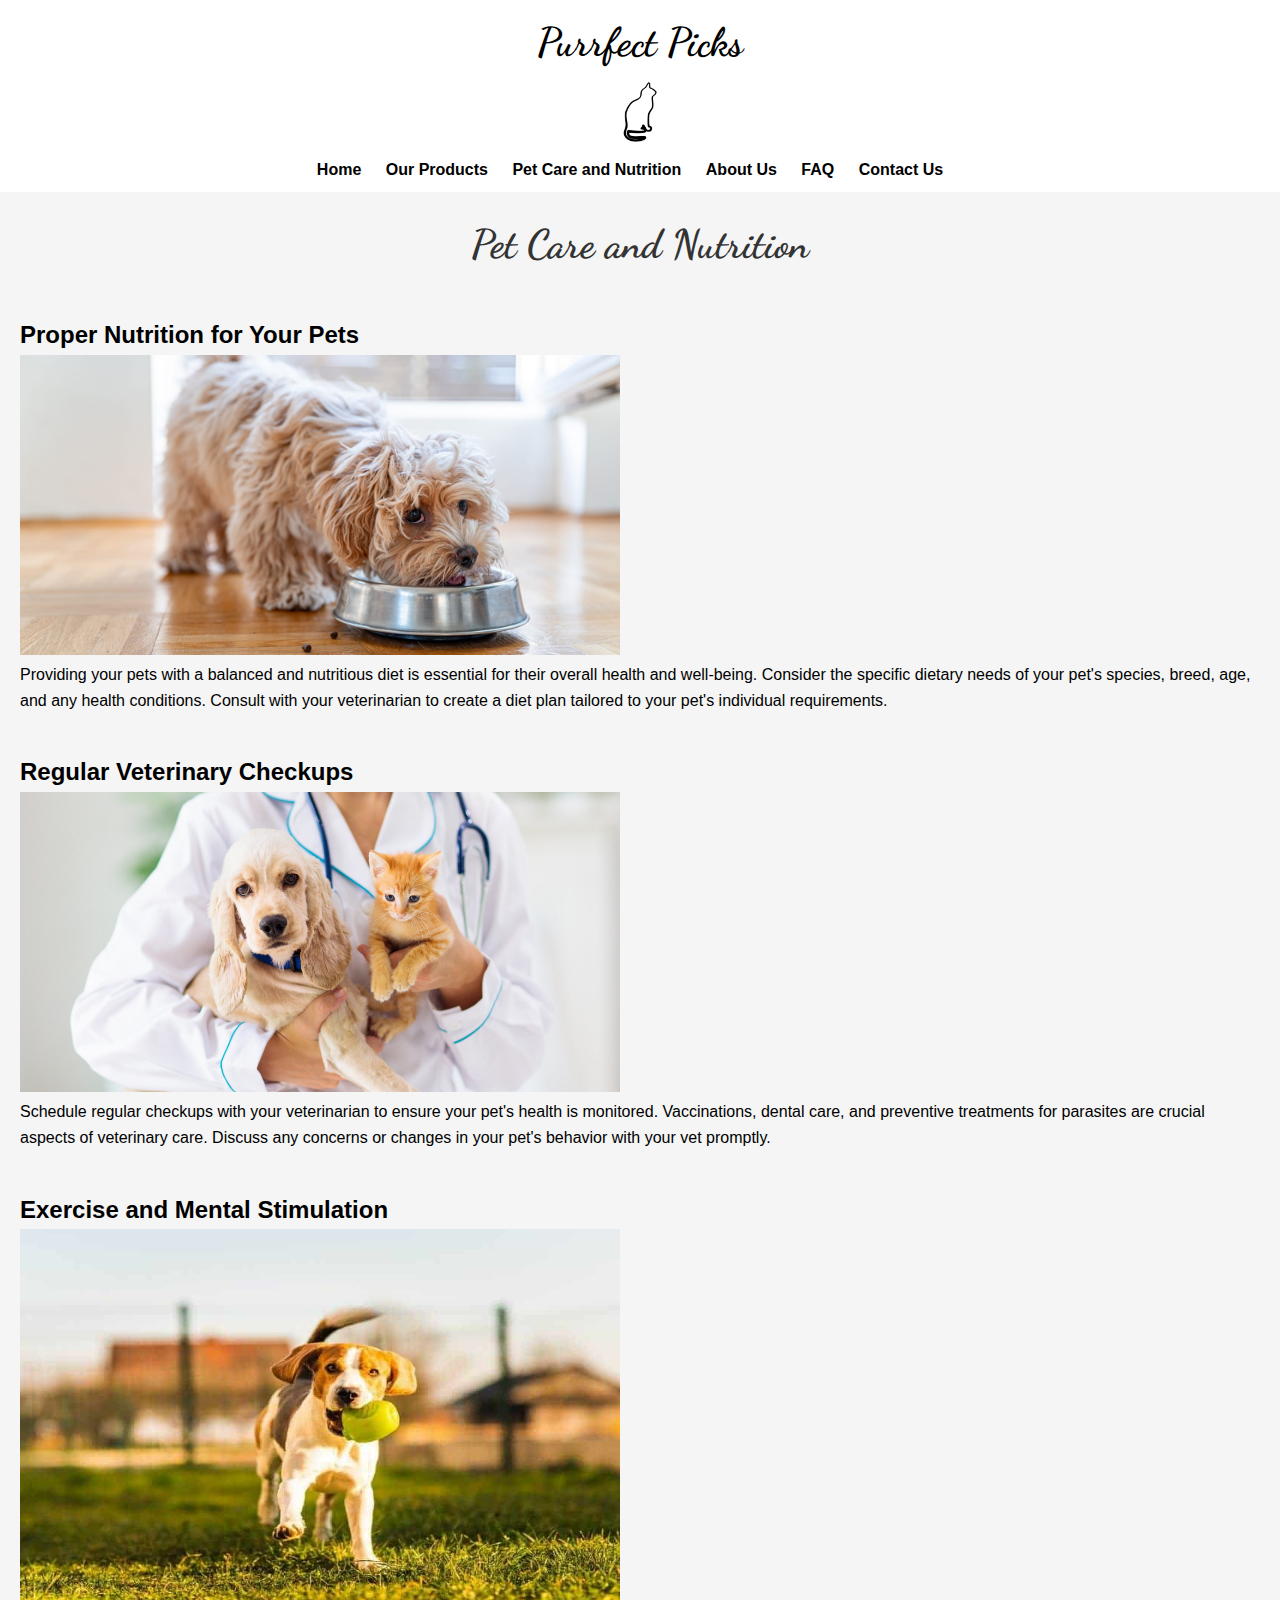
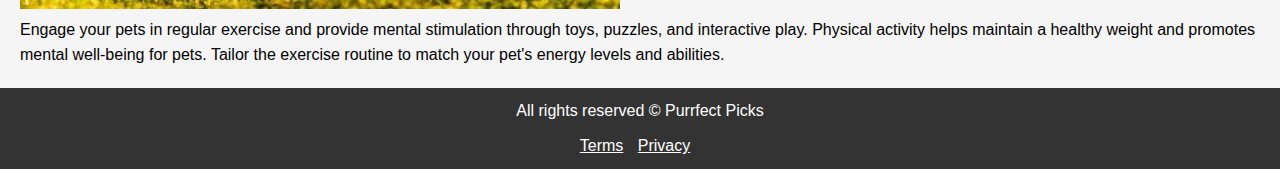
<file: project CSS/PurfectPicks-main/petCare.html>
<!DOCTYPE html>
<html lang="en">
<head>
    <meta charset="UTF-8">
    <meta name="viewport" content="width=device-width, initial-scale=1.0">
    <link rel="stylesheet" href="petCareStyles.css">
    <link rel="stylesheet" href="https://cdnjs.cloudflare.com/ajax/libs/font-awesome/6.4.2/css/all.min.css" integrity="sha512-z3gLpd7yknf1YoNbCzqRKc4qyor8gaKU1qmn+CShxbuBusANI9QpRohGBreCFkKxLhei6S9CQXFEbbKuqLg0DA==" crossorigin="anonymous" referrerpolicy="no-referrer" />
    <link rel="preconnect" href="https://fonts.googleapis.com">
<link rel="preconnect" href="https://fonts.gstatic.com" crossorigin>
<link href="https://fonts.googleapis.com/css2?family=Dancing+Script:wght@500&family=Great+Vibes&family=Lato:wght@300&family=Lora:ital,wght@1,500&family=Martel&family=Noto+Sans:wght@300&family=Noto+Serif+Georgian&family=Nunito:wght@600&family=Poppins:wght@300;800&family=Roboto&family=Rubik&family=Tilt+Neon&display=swap" rel="stylesheet">
<link rel="icon" type="image/x-icon" href="/images/favicon.png">
    <title>Purrfect Picks: Pet Supplies</title>
</head>
<body>
    <header>
        <p class="heading">Purrfect Picks</p>
        <img src="images/catPNG.png" height="75px">
        <nav>
            <ul class="navigation">
                <li><a href="index.html">Home</a></li>
                <li><a href="products.html">Our Products</a></li>
                <li><a href="petCare.html">Pet Care and Nutrition</a></li>
                <li><a href="about.html">About Us</a></li>
                <li><a href="#">FAQ</a></li>
                <li><a href="#">Contact Us</a></li>
            </ul>
        </nav>
    </header>

    <main>
        <div class="container">

            <section class="content">
                <h1 class="heading" style="text-align: center;">Pet Care and Nutrition</h1>

                <div class="article1" id="article1">
                    <article>
                        <h2>Proper Nutrition for Your Pets</h2>
                        <img src="images/petFood.jpg" height="300px">
                        <p>
                            Providing your pets with a balanced and nutritious diet is essential for their overall health and well-being.
                            Consider the specific dietary needs of your pet's species, breed, age, and any health conditions.
                            Consult with your veterinarian to create a diet plan tailored to your pet's individual requirements.
                        </p>
                    </article>
    
                </div>
                
                <div class="article1" id="article2">
                    <article>
                        <h2>Regular Veterinary Checkups</h2>
                        <img src="images/veter.jpg" height="300px" width="600px">
                        <p>
                            Schedule regular checkups with your veterinarian to ensure your pet's health is monitored.
                            Vaccinations, dental care, and preventive treatments for parasites are crucial aspects of veterinary care.
                            Discuss any concerns or changes in your pet's behavior with your vet promptly.
                        </p>
                    </article>
                </div>

                <div class="article1" id="article3">
                    <article>
                    <h2>Exercise and Mental Stimulation</h2>
                    <img src="images/exercise.jpg"  height="380px" width="600px">
                    <p>
                        Engage your pets in regular exercise and provide mental stimulation through toys, puzzles, and interactive play.
                        Physical activity helps maintain a healthy weight and promotes mental well-being for pets.
                        Tailor the exercise routine to match your pet's energy levels and abilities.
                    </p>
                </article>

                </div>
                
        

            </section>
        </div>
    </main>

    <footer>
        <P class="copyright">
            All rights reserved &copy; Purrfect Picks
        </P>
        <uL>
            <li><a href="#">Terms</a></li>
            <li><a href="#">Privacy</a></li>
        </uL>
    </footer>
    
</body>
</html>
</file>
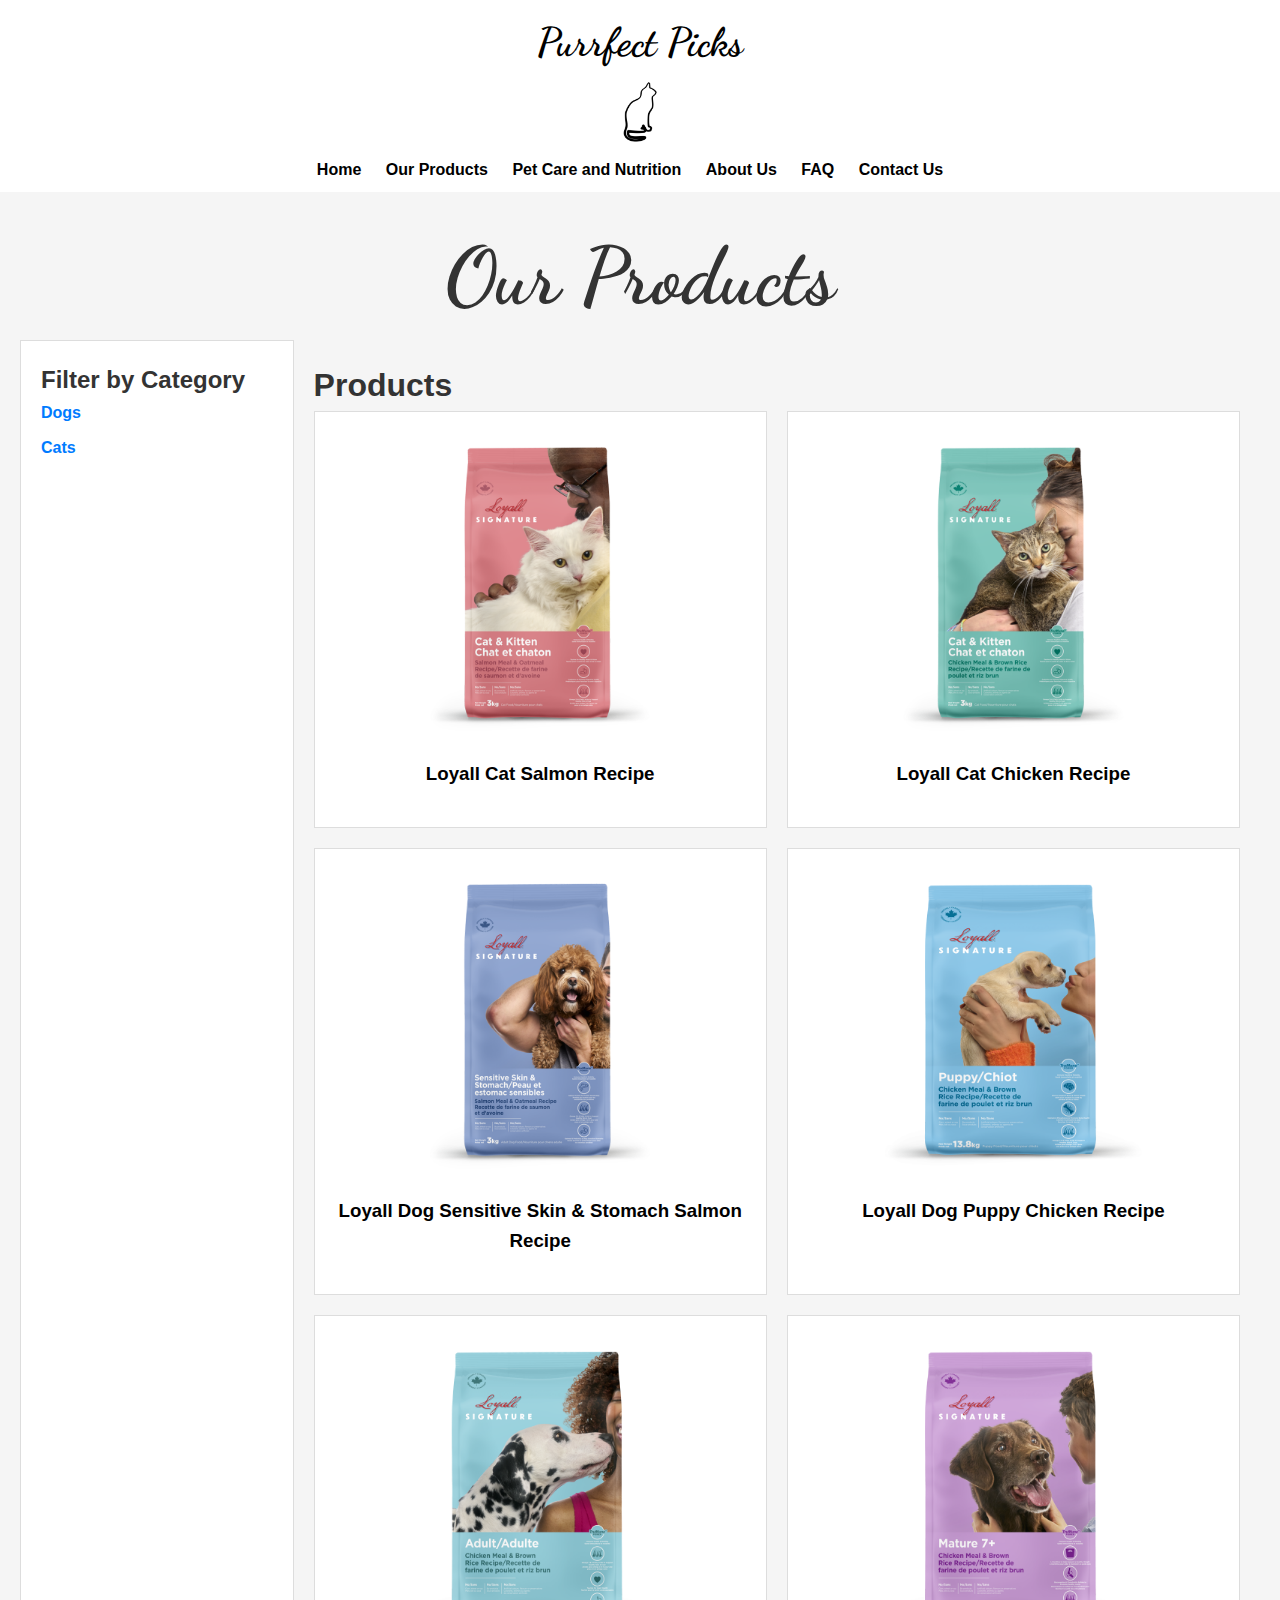
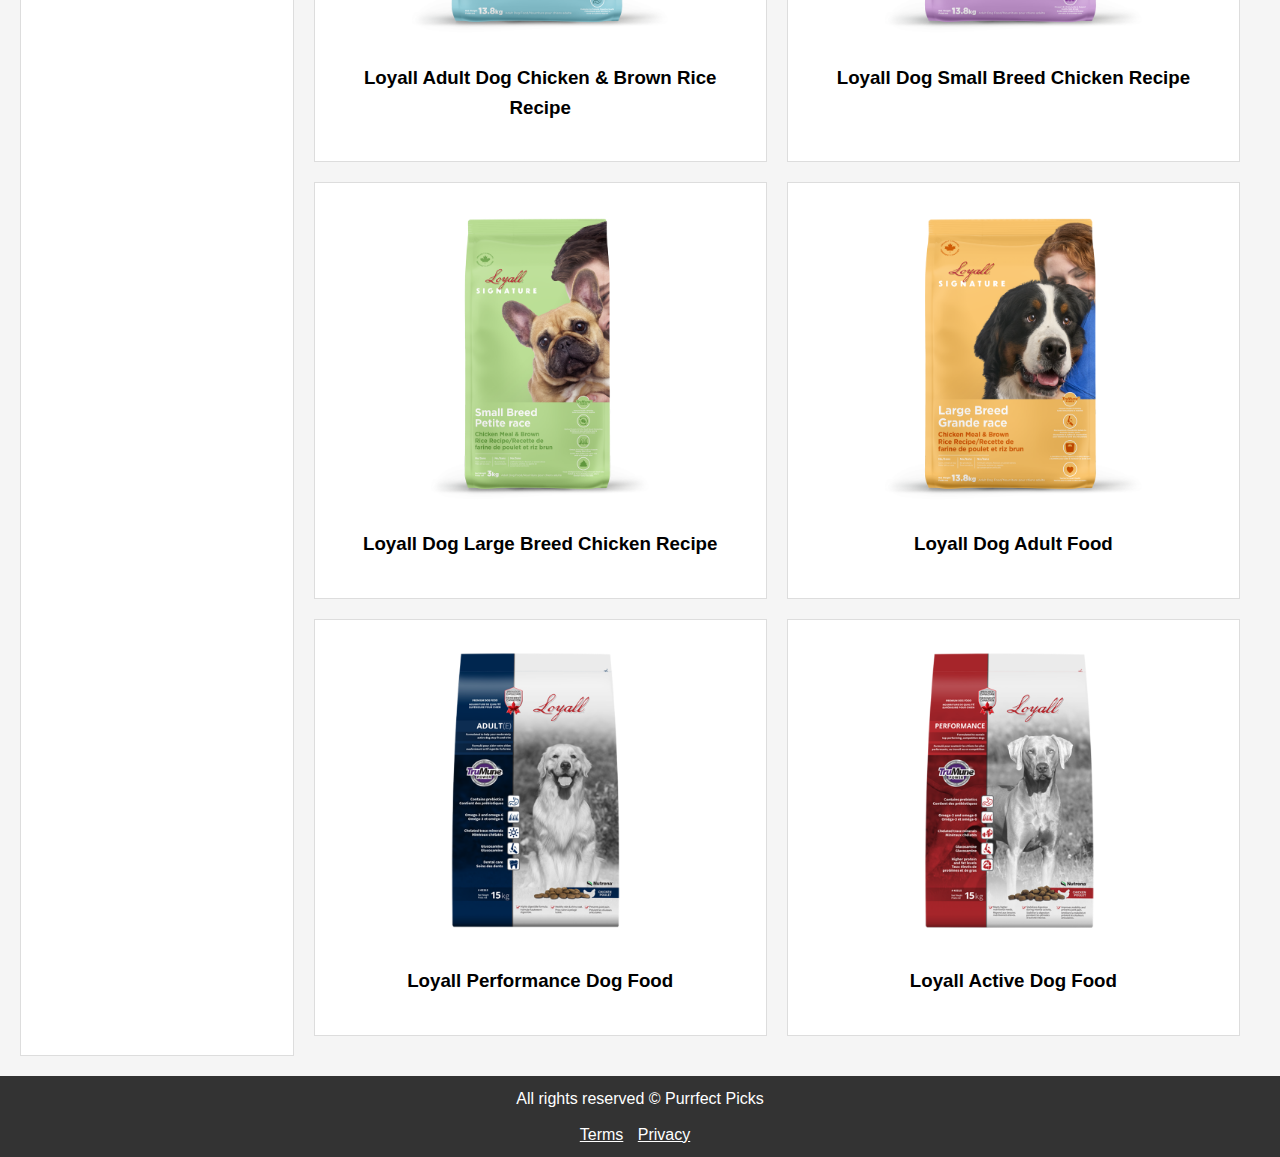
<file: project CSS/PurfectPicks-main/products.html>
<!DOCTYPE html>
<html lang="en">
<head>
    <meta charset="UTF-8">
    <meta name="viewport" content="width=device-width, initial-scale=1.0">
    <link rel="stylesheet" href="productStyles.css">
    <link rel="stylesheet" href="https://cdnjs.cloudflare.com/ajax/libs/font-awesome/6.4.2/css/all.min.css" integrity="sha512-z3gLpd7yknf1YoNbCzqRKc4qyor8gaKU1qmn+CShxbuBusANI9QpRohGBreCFkKxLhei6S9CQXFEbbKuqLg0DA==" crossorigin="anonymous" referrerpolicy="no-referrer" />
    <link rel="preconnect" href="https://fonts.googleapis.com">
<link rel="preconnect" href="https://fonts.gstatic.com" crossorigin>
<link href="https://fonts.googleapis.com/css2?family=Dancing+Script:wght@500&family=Great+Vibes&family=Lato:wght@300&family=Lora:ital,wght@1,500&family=Martel&family=Noto+Sans:wght@300&family=Noto+Serif+Georgian&family=Nunito:wght@600&family=Poppins:wght@300;800&family=Roboto&family=Rubik&family=Tilt+Neon&display=swap" rel="stylesheet">
<link rel="icon" type="image/x-icon" href="/images/favicon.png">
    <title>Purrfect Picks: Pet Supplies</title>
</head>
<body>
    <header>
        <p class="heading">Purrfect Picks</p>
        <img src="images/catPNG.png" height="75px">
        <nav>
            <ul class="navigation">
                <li><a href="index.html">Home</a></li>
                <li><a href="products.html">Our Products</a></li>
                <li><a href="petCare.html">Pet Care and Nutrition</a></li>
                <li><a href="about.html">About Us</a></li>
                <li><a href="#">FAQ</a></li>
                <li><a href="#">Contact Us</a></li>
            </ul>
        </nav>
    </header>

    <main>
    <div class="heading">
        <h1 style="text-align: center;">Our Products</h1>
    </div>
    <div class="container">
        <aside class="sidebar">
            <h2>Filter by Category</h2>
            <ul>
                <li><a href="#" class="category-filter" data-category="dogs">Dogs</a></li>
                <li><a href="#" class="category-filter" data-category="cats">Cats</a></li>
            </ul>
        </aside>

        <main>
            <h1>Products</h1>          
            <div id="products-container">
               <div class="product">
                    <img src="images/cat1.png" height="300px">
                    <h3>Loyall Cat Salmon Recipe</h3>
               </div>
                <div class="product">
                    <img src="images/cat2.png" height="300px">
                    <h3>Loyall Cat Chicken Recipe</h3>
                </div>
                <div class="product">
                    <img src="images/dog1.png" height="300px">
                    <h3>Loyall Dog Sensitive Skin & Stomach Salmon Recipe</h3>
                </div>
                <div class="product">
                    <img src="images/dog2.png" height="300px">
                    <h3>Loyall Dog Puppy Chicken Recipe</h3>
                </div>
                <div class="product">
                    <img src="images/dog3.png" height="300px">
                    <h3>Loyall Adult Dog Chicken & Brown Rice Recipe</h3>
                </div>
                <div class="product">
                    <img src="images/dog4.png" height="300px">
                    <h3>Loyall Dog Small Breed Chicken Recipe</h3>
                </div>
                <div class="product">
                    <img src="images/dog5.png" height="300px">
                    <h3>Loyall Dog Large Breed Chicken Recipe</h3>
                </div>
                <div class="product">
                    <img src="images/dog6.png" height="300px">
                    <h3>Loyall Dog Adult Food</h3>
                </div>
                <div class="product">
                    <img src="images/dog7.png" height="300px">
                    <h3>Loyall Performance Dog Food</h3>
                </div>
                <div class="product">
                    <img src="images/dog8.png" height="300px">
                    <h3>Loyall Active Dog Food</h3>
                </div>
            </div>
        </main>
    </div>

    </main>

    <footer>
        <P class="copyright">
            All rights reserved &copy; Purrfect Picks
        </P>
        <uL>
            <li><a href="#">Terms</a></li>
            <li><a href="#">Privacy</a></li>
        </uL>
    </footer>
    <script src="product.js"></script>
</body>
</html>
</file>
<file: lab-2/css/style.css>
/** Step one **/

/** Step two **/
h1,h2,h3,h4,h5,h6{
    font-family:"Rubic", sans-serif ;
}
/** Step three **/
body h1{
    color: #072d67 ;
    font-size: 46px;
    letter-spacing: 1.75px;
    text-align: center;
}
/** Step four **/
p, a, li{
    font-family: "Roboto Condensed", sans-serif;
    font-size: 1.6em;
}
/** Step five **/
p span{
    color: blueviolet;
    font-size: 1.8em;
    font-weight: 800;
}

/** Step six **/
body h3{
    font-size: 1.8em;
    text-shadow: 3px 2px 1px rgba(0, 0, 0, .5);
}
</file>
<file: Assignment2/Assignment2/styles.css>
/* style for whole page */
*{
    border: 0;
    margin:0 auto;
    padding: 0;
    font-family: Arial, Helvetica, sans-serif;
    max-width: 100%;
}

/* Style for Cadbury Image */
.background{
    width: 100%;
    height: 20%;
}

/* Style for container */
.container {
    display: flex;
    justify-content: space-between;
    align-items: center;
    background-color: rgb(45, 10, 81);
    padding: 10px;
}

/* Style for Logo */
.logo{
    display: flex;
    align-items: center;
}

/* Style for Navigation Bar */
.navigationBar{
    position: relative;
    float: right;
}

/* Style for Navigation List */
.navigationBar ul{
    list-style-type: none;
}

/* Style for Navigation List's li */
.navigationBar ul li{
    display: inline;
    margin-right: 15px;
}

/* Style for Navigation List A tag */
.navigationBar ul li a{
    font-size: 120%;
    padding: 8px;
    color: white;
    text-decoration: none;
}

/* Style for Navigation List A:hover */
.navigationBar ul li a:hover{
    color: rgb(255, 221, 129);
}

/* Style for burger icon */
.burger-icon {
    font-size: 1.5em;
    color: white;
    cursor: pointer;
    display: none;
}

/* Style for website when max-width: 720px */
@media only screen and (max-width: 720px) {

    body{
        overflow-x: hidden;
    }

    .navigationBar {
        display: none;
        position: absolute;
        top: 100px;
        left: 0;
        width: 100%;
        background-color:  rgb(45, 10, 81);
        z-index: 1;
    }

    .navigationBar ul {
        list-style-type: none;
        padding: 0;
        text-align: center;
    }

    .navigationBar ul li {
        display: block;
        padding: 15px;
        border-bottom: 1px solid  rgb(45, 10, 81);
    }

    .navigationBar ul li:last-child {
        border-bottom: none;
    }

    .burger-icon {
        display: block;
        position: absolute;
        top: 20px;
        right: 20px;
        font-size: 20px;
        cursor: pointer;
    }
}
  
/* Style for Content  */
.content-container{
    background-color: white;
    padding: 20px;
    margin-top: 40px;
}

/* Style for NewCreation */
.newCreation{
    color:  rgb(69, 10, 124);
    font-weight: bold;
    font-size: 40px;
    text-align: center;
}

/* Style for description1 */
.description1{
    text-align: center;
}

/* Style for container box */
.containers-box{
    margin-top: 70px;
}

/* style for containers */
.containers{
    display: grid;
    grid-template-columns: repeat(3, 1fr);
    gap: 30px;
}

/* Style for chocolate images */
.chocoImage{
    margin: 30px;
}

/* Style for chocolate Box */
.chocolateBox{
    background-color:  rgb(53, 8, 96);
    border-radius: 5px;
}

/* Style for chocolate bars */
.chocoBars{
    padding: 30px;
    color: white;
    text-align: center;
}

/* Style when max-width is 720px*/
@media only screen and (max-width: 720px) {

    .containers{
        display: grid;
        grid-template-columns: repeat(2, 1fr);
        gap: 30px;
    }
    
    .chocoImage{
        margin: 30px;
    }
    
    .chocolateBox{
        background-color:  rgb(53, 8, 96);
        border-radius: 5px;
    }
    
    .chocoBars{
        padding: 30px;
        color: white;
        text-align: center;
    }
    
}

/* Style when max-width is 480px */
@media only screen and (max-width: 480px) {

    .containers{
        display: grid;
        grid-template-columns: repeat(1, 1fr);
        gap: 30px;
    }
    
    .chocoImage{
        margin: 30px;
    }
    
    .chocolateBox{
        background-color:  rgb(53, 8, 96);
        border-radius: 5px;
    }
    
    .chocoBars{
        padding: 30px;
        color: white;
        text-align: center;
    }
    
}

/* Style for section2 */
.section2{
    display: grid;
    grid-template-columns: repeat(2, 1fr);
    margin-top: 70px;
    margin-bottom: 70px;
}

.section2 > div {
    display: flex;
    flex-direction: column;
}

.img-container {
    grid-row: 1 / span 2; 
}

.thankyou{
    height: 100%;
    max-width: 100%;
    object-fit: cover;
}

.thanks{
    color: white;
    padding: 200px 20px;
    align-items: center;
    text-align: center;
    background-color: rgb(53, 8, 96) ;
    grid-row: 1; 
    margin: 0;
}

/* Style when max-width: 720px */
@media only screen and (max-width: 720px) {

    .section2{
        display: grid;
        grid-template-columns: repeat(1, 1fr);
        margin-top: 70px;
        margin-bottom: 70px;
    }
    
    .section2 > div {
        display: flex;
        flex-direction: column;
    }
    
    .img-container {
        grid-row: 1 / span 2; 
    }
    
    .thankyou{
        height: 100%;
        max-width: 100%;
        object-fit: cover;
    }
    
    .thanks{
        color: white;
        padding: 200px 20px;
        align-items: center;
        text-align: center;
        background-color: rgb(53, 8, 96) ;
        grid-row: 1; 
        margin: 0;
    }
    
}

/* Style for footer */
.footer{
    background-color:  rgb(53, 8, 96);
    position: relative;
}

/* STyle for image in footer */
.glassImg{
    margin-left: 80%;
    transform: translateX(-50%);
    width: auto; 
    max-width: 100%; 
}

/* Style for footerDetails */
.footerDetails{
    margin-top: 30px;
    margin-bottom: 30px;
    margin-left: 100px;
    margin-right: 100px;
}

/* Style for brands */
.brands{
    display: flex;
    list-style-type: none;
    justify-content: flex-end;
    align-items: center;
}

/* Style for icons */
.icons{
    color: rgb(53, 8, 96);
    font-size: 30px;
    margin-left: 10px;
    margin: 0;
    padding: 8px;
}

/* Style for hovering over icons */
.icons:hover{
    font-size: 35px;
}

/* Style for horizontal line */
hr {
    border: 0;
    clear:both;
    display:block;
    width: 100%;               
    background-color: rgb(53, 8, 96);
    height: 1px;
    margin-top: 20px;
  }

/* Style for footer links */
.footerLinks{
    margin-top: 30px;
    margin-bottom: 50px;
}

/* Style for copyright text */
.copyright{
    margin-right: auto;
    color: rgb(53, 8, 96);
}

/* Style for footerList */
.footerList {
    display: flex;
    list-style-type: none;
    font-size: 15px;
    justify-content: space-between;
    align-items: center;
}


.footerList li a {
    text-decoration: none;
}

.afooter {
    margin-right: 5px;
}

.afooter a:hover {
    text-decoration: underline;
}

.copyright {
    margin-left: 10px;
}

/* Style when max-width 720px */
@media only screen and (max-width: 720px) {

    .section2{
        display: grid;
        grid-template-columns: repeat(1, 1fr);
        margin-top: 70px;
        margin-bottom: 70px;
    }
    
    .section2 > div {
        display: flex;
        flex-direction: column;
    }
    
    .img-container {
        grid-row: 1 / span 2; 
    }
    
    .thankyou{
        height: 100%;
        max-width: 100%;
        object-fit: cover;
    }
    
    .thanks{
        color: white;
        padding: 200px 20px;
        align-items: center;
        text-align: center;
        background-color: rgb(53, 8, 96) ;
        grid-row: 1; 
        margin: 0;
    }
    
}


/* Style when max-width 720px */
@media only screen and (max-width: 720px) {

    .footerList{
        display: block;
        align-items: center;
        text-align: center;
    }

    .footerList li{
        padding: 15px;
    }
    
}

.quick-contact-form {
    flex: 1;
    padding: 0 20px;
    background-color: #a3a4f5;
}

h3 {
    color: #fff;
    text-align: center;
    padding: 15px;
}

form {
    display: flex;
    flex-direction: column;
}

label {
    margin-top: 10px;
}

input,
textarea {
    padding: 10px;
    margin-top: 5px;
    margin-bottom: 15px;
    border: 1px solid #fff;
    border-radius: 5px;
}

button {
    background-color: #3e4095;
    color: #fff;
    padding: 10px 20px;
    border: none;
    border-radius: 5px;
    cursor: pointer;
    margin-bottom: 15px;
}

button:hover {
    background-color: #1a1c4e;
}
</file>
<file: Lab 5/Lab 5/css/style.css>
/* Exercise Two: Add Divider Lines to Menu Items */
nav menu li:not(:last-child) {
    border-right: 1px solid #ccc;
    padding-right: 10px;
    margin-right: 10px;
}

/* Exercise Three: Add Font to All H Elements */
h1, h2, h3, h4, h5, h6 {
    font-family: 'Arial', sans-serif;
}

/* Exercise Four: Change Font Color and Background Image for Contrast */
.section-four {
    color: #ffffff;
    background-image: url('https://via.placeholder.com/1200x300');
    background-size: cover;
    padding: 20px;
    border-radius: 5px;
}

/* Exercise Five: Make Header Stay at the Top of the Viewport */
header {
    position: fixed;
    top: 0;
    width: 100%;
    background-color: #f8f8f8;
    box-shadow: 0 2px 4px rgba(0,0,0,0.1);
    z-index: 1000;
}

/* Exercise Six: Add Background-Color and Clip-Path to Second Section */
section:nth-of-type(2) {
    background-color: #f2f2f2;
    clip-path: polygon(0 0, 100% 0, 100% 90%, 0 100%);
    padding: 20px;
}

/* Exercise Seven: Create a Simple Call to Action (CTA) */
.cta {
    background-color: #007BFF;
    color: #fff;
    padding: 20px;
    text-align: center;
    margin-top: 20px;
}
.cta .btn {
    background-color: #FF4500;
    color: #fff;
    padding: 10px 20px;
    text-decoration: none;
    border-radius: 5px;
    display: inline-block;
    margin-top: 10px;
}

/* Exercise Eight: Change Background Color for Viewports Less than 550px */
@media (max-width: 550px) {
    section:nth-of-type(2) {
        background-color: #ffeb3b;
    }
}

/* Exercise Nine: Add Enhancement to an Existing Element */
.element {
    box-shadow: 0 4px 8px rgba(0,0,0,0.2);
    transition: box-shadow 0.3s ease;
}
.element:hover {
    box-shadow: 0 8px 16px rgba(0,0,0,0.4);
}
</file>
<file: project CSS/PurfectPicks-main/styles.css>
body, h1, h2, p, ul, li {
    margin: 0;
    padding: 0;
}

/* Body Styles */
body {
    font-family: 'Arial', sans-serif;
    line-height: 1.6;
    background-color: #f5f5f5;
    color: #000000;
}

/* Header Styles */

.heading{
    font-family: 'Dancing Script', cursive;
    font-size: 40px;
    font-weight: bold;
}

header {
    background-color: #ffffff;
    color: #000000;
    padding: 10px 20px;
    text-align: center;
}


header h1 {
    font-size: 1.8em;
}

nav ul {
    list-style: none;
}

nav ul li {
    display: inline;
    margin-right: 20px;
}

nav a {
    text-decoration: none;
    color: #000000;
    font-weight: bold;
}

.navigation a:hover{
    text-decoration: underline;
}

/* Main Section Styles */
main {
    padding: 20px;
}

.hero-section img {
    width: 100%;
    height: auto;
}

.main-section {
    margin-top: 80px;
}

.main-section .div1
 {
    padding: 20px;
    border: 1px solid #ddd;
    margin-right: 10px;
    margin-bottom: 20px;
    display: grid;
    grid-template-columns: repeat(2, 1fr);
}

#div1, #div3{
    background-color: rgb(195, 178, 233);
}

#div2{
    background-color: rgb(161, 219, 242);
}

.main-section h2 {
    color: #333;
}

/* Footer Styles */
footer {
    background-color: #333;
    color: #fff;
    padding: 10px 20px;
    text-align: center;
}

footer a {
    color: #fff;
}

/* Copyright Section Styles */
footer .copyright {
    margin-bottom: 10px;
}

/* Navigation in Footer Styles */
footer ul {
    list-style: none;
}

footer ul li {
    display: inline;
    margin-right: 10px;
}
</file>
<file: project CSS/PurfectPicks-main/productStyles.css>
body, h1, h2, p, ul, li {
    margin: 0;
    padding: 0;
}

/* Body Styles */
body {
    font-family: 'Arial', sans-serif;
    line-height: 1.6;
    background-color: #f5f5f5;
    color: #000000;
}

/* Header Styles */

.heading{
    font-family: 'Dancing Script', cursive;
    font-size: 40px;
    font-weight: bold;
}

header {
    background-color: #ffffff;
    color: #000000;
    padding: 10px 20px;
    text-align: center;
}


header h1 {
    font-size: 1.8em;
}

nav ul {
    list-style: none;
}

nav ul li {
    display: inline;
    margin-right: 20px;
}

nav a {
    text-decoration: none;
    color: #000000;
    font-weight: bold;
}

.navigation a:hover{
    text-decoration: underline;
}


/* Container Styles */
.container {
    display: flex;
    max-width: 1500px;
    margin: 0 auto;
}

/* Sidebar Styles */
.sidebar {
    flex: 1;
    padding: 20px;
    background-color: #fff;
    border: 1px solid #ddd;
    margin-left: 0;
}

.sidebar h2 {
    color: #333;
}

.sidebar ul {
    list-style: none;
}

.sidebar li {
    margin-bottom: 10px;
}

.sidebar a {
    text-decoration: none;
    color: #007BFF;
    font-weight: bold;
}

/* Main Content Styles */
main {
    flex: 4;
    padding: 20px;
}

main h1 {
    color: #333;
}

/* Product Styles */
#products-container {
    display: flex;
    flex-wrap: wrap;
    gap: 20px;
}

.product {
    flex: 1 1 300px;
    padding: 20px;
    background-color: #fff;
    border: 1px solid #ddd;
    text-align: center;
    transition: transform 0.3s ease-in-out;
}

.product:hover {
    transform: scale(1.05);
}


/* Footer Styles */
footer {
    background-color: #333;
    color: #fff;
    padding: 10px 20px;
    text-align: center;
}

footer a {
    color: #fff;
}

/* Copyright Section Styles */
footer .copyright {
    margin-bottom: 10px;
}

/* Navigation in Footer Styles */
footer ul {
    list-style: none;
}

footer ul li {
    display: inline;
    margin-right: 10px;
}
</file>
<file: project CSS/PurfectPicks-main/aboutStyles.css>
/* Reset some default styles */
body, h1, h2, p, ul, li {
    margin: 0;
    padding: 0;
}

/* Body Styles */
body {
    font-family: 'Arial', sans-serif;
    line-height: 1.6;
    background-color: #f5f5f5;
    color: #000000;
}

/* Header Styles */

.heading{
    font-family: 'Dancing Script', cursive;
    font-size: 40px;
    font-weight: bold;
}

header {
    background-color: #ffffff;
    color: #000000;
    padding: 10px 20px;
    text-align: center;
}


header h1 {
    font-size: 1.8em;
}

nav ul {
    list-style: none;
}

nav ul li {
    display: inline;
    margin-right: 20px;
}

nav a {
    text-decoration: none;
    color: #000000;
    font-weight: bold;
}

.navigation a:hover{
    text-decoration: underline;
}

/* Main Content Styles */
main {
    padding: 40px;
    background-color: #f5f5f5;
}

main h1 {
    color: #333;
    text-align: center;
    margin-bottom: 30px;
    font-size: 2em;
}

article {
    margin-bottom: 40px;
}

article h2 {
    color: #000000;
    font-size: 1.5em;
    margin-bottom: 10px;
}

article p {
    line-height: 1.6;
    color: #555;
}

.story{
    background-color: rgb(212, 200, 239);
    padding: 20px;
    border-radius: 5px;
}

.mission{
    margin-top: 15px;
    background-color:  rgb(179, 226, 244);
    padding: 20px;
    border-radius: 5px;
}

/* Values Section Styles */
/* .values-section {
    display: flex;
    justify-content: center;
    flex-wrap: wrap;
    text-align: center;
} */

.value {
    text-align: center;
    flex: 1;
    margin: 0 20px 30px;
    padding: 20px;
    background-color: #fff;
    box-shadow: 0 0 10px rgba(0, 0, 0, 0.1);
    border-radius: 8px;
    transition: transform 0.3s ease-in-out;
}

.value:hover {
    transform: scale(1.05);
}

.value h3 {
    color: #4CAF50;
    margin-bottom: 10px;
    font-size: 1.2em;
}

.value p {
    color: #555;
    font-size: 0.9em;
}

/* Footer Styles */
footer {
    background-color: #333;
    color: #fff;
    padding: 10px 20px;
    text-align: center;
}

footer a {
    color: #fff;
}

/* Copyright Section Styles */
footer .copyright {
    margin-bottom: 10px;
}

/* Navigation in Footer Styles */
footer ul {
    list-style: none;
}

footer ul li {
    display: inline;
    margin-right: 10px;
}
</file>
<file: project CSS/PurfectPicks-main/petCareStyles.css>
/* Reset some default styles */
body, h1, h2, p, ul, li {
    margin: 0;
    padding: 0;
}

/* Body Styles */
body {
    font-family: 'Arial', sans-serif;
    line-height: 1.6;
    background-color: #f5f5f5;
    color: #000000;
}

/* Header Styles */

.heading{
    font-family: 'Dancing Script', cursive;
    font-size: 40px;
    font-weight: bold;
}

header {
    background-color: #ffffff;
    color: #000000;
    padding: 10px 20px;
    text-align: center;
}


header h1 {
    font-size: 1.8em;
}

nav ul {
    list-style: none;
}

nav ul li {
    display: inline;
    margin-right: 20px;
}

nav a {
    text-decoration: none;
    color: #000000;
    font-weight: bold;
}

.navigation a:hover{
    text-decoration: underline;
}


/* Container Styles */
.container {
    display: flex;
    max-width: 1500px;
    margin: 0 auto;
}

.article1{
    margin-top: 40px;
}


/* Main Content Styles */
main {
    flex: 4;
    padding: 20px;
}

main h1 {
    color: #333;
}


/* Footer Styles */
footer {
    background-color: #333;
    color: #fff;
    padding: 10px 20px;
    text-align: center;
}

footer a {
    color: #fff;
}

/* Copyright Section Styles */
footer .copyright {
    margin-bottom: 10px;
}

/* Navigation in Footer Styles */
footer ul {
    list-style: none;
}

footer ul li {
    display: inline;
    margin-right: 10px;
}
</file>
